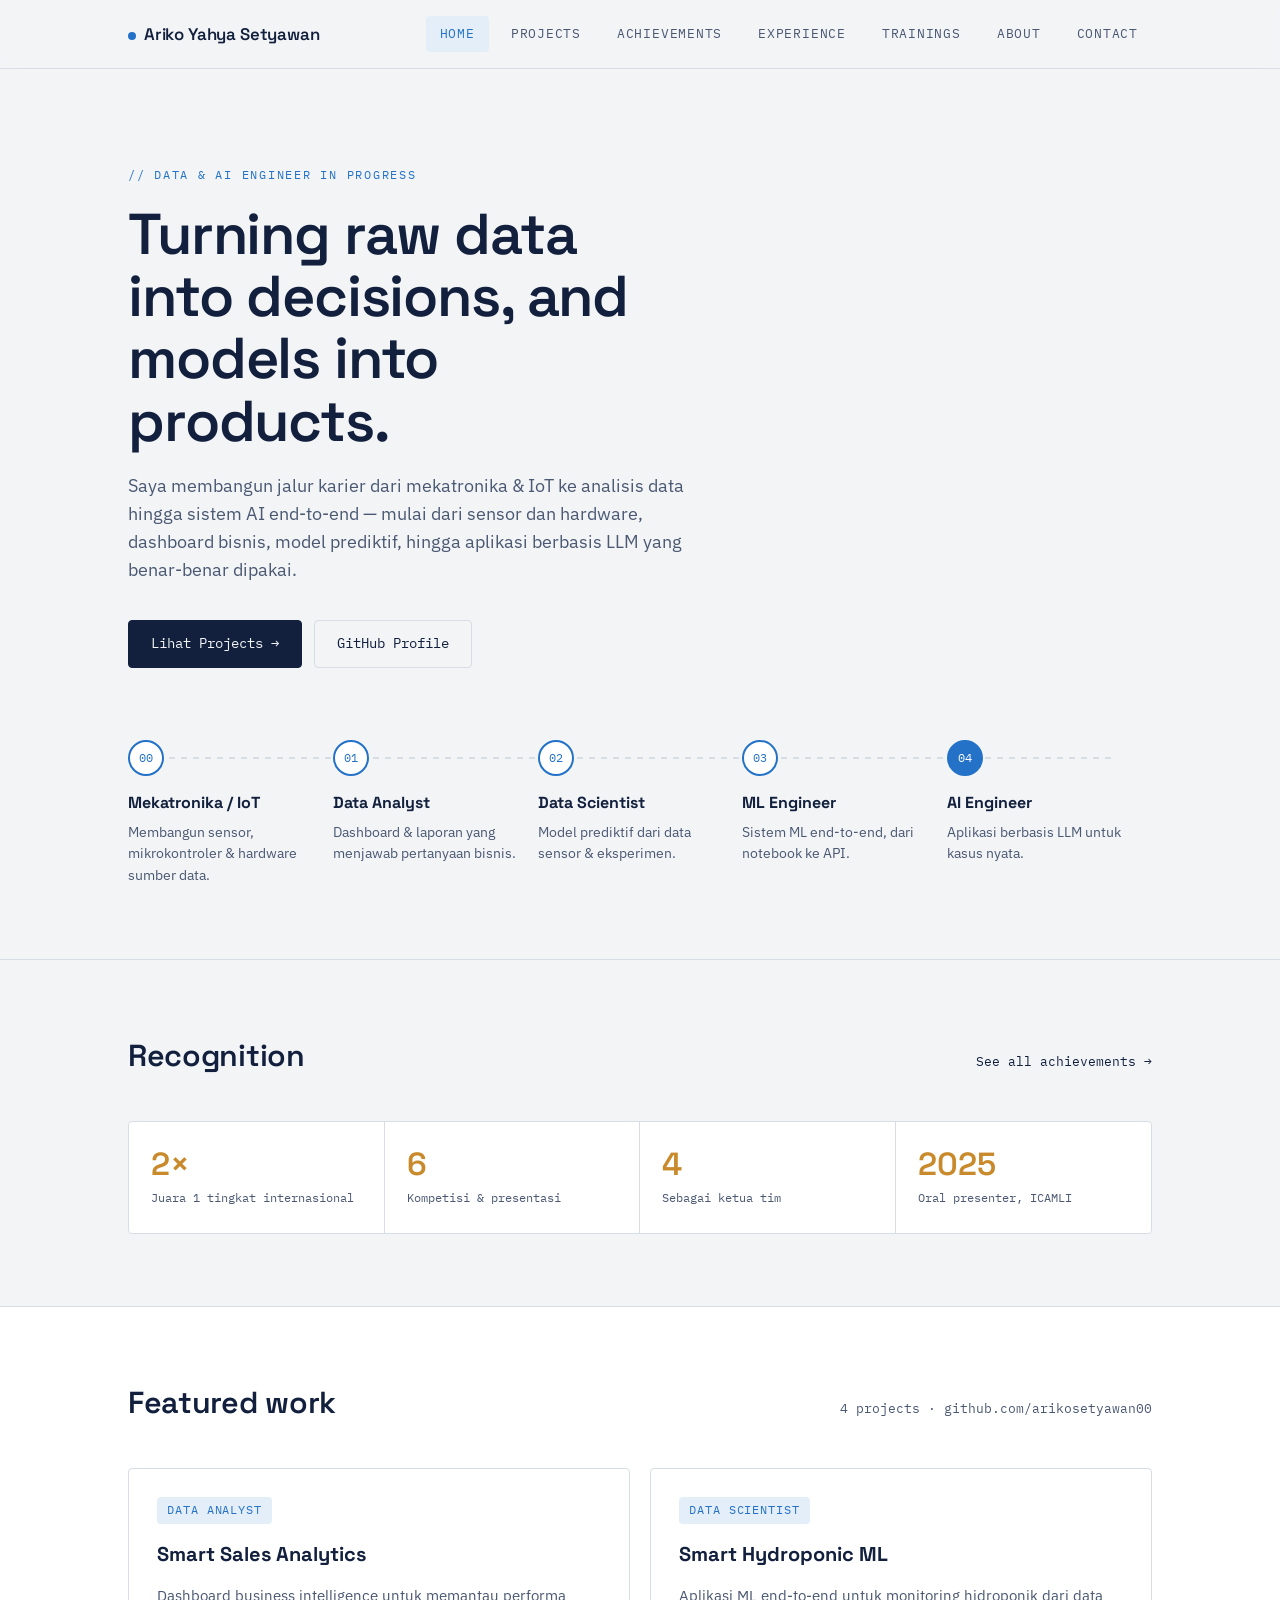
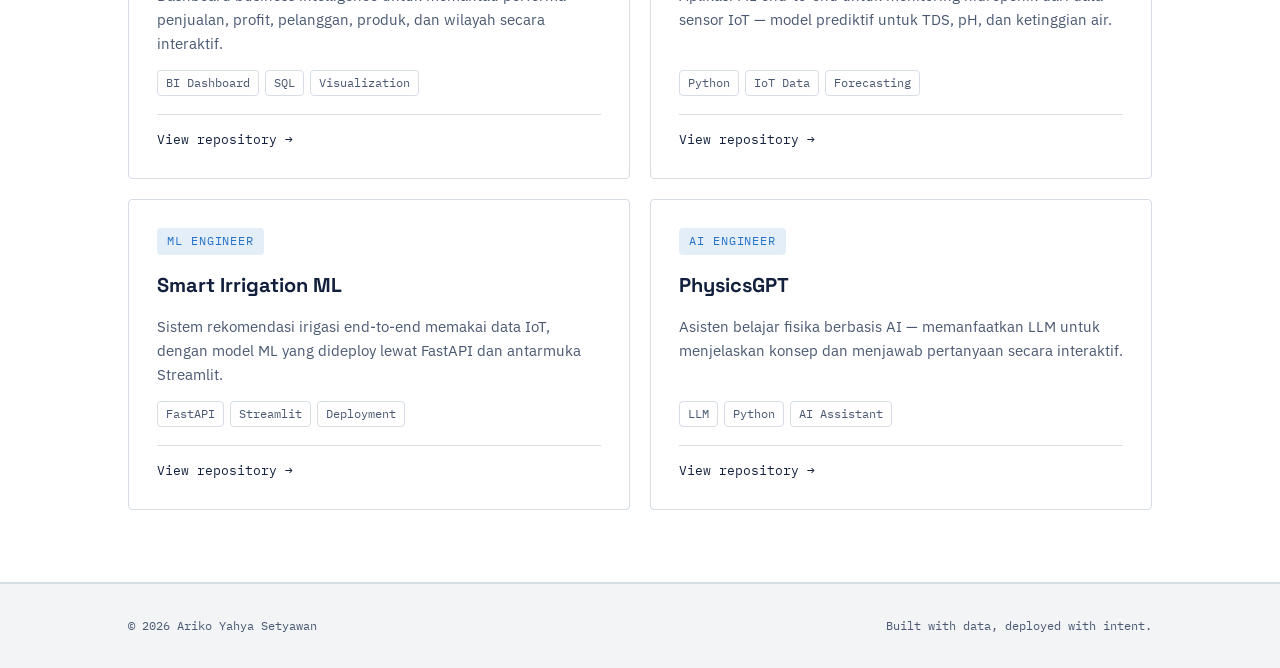
<file: index.html>
<!DOCTYPE html>
<html lang="id">
<head>
<meta charset="UTF-8">
<meta name="viewport" content="width=device-width, initial-scale=1.0">
<title>Ariko Yahya Setyawan — Data &amp; AI Portfolio</title>
<link rel="preconnect" href="https://fonts.googleapis.com">
<link href="https://fonts.googleapis.com/css2?family=Space+Grotesk:wght@500;600;700&family=IBM+Plex+Sans:wght@400;500;600&family=IBM+Plex+Mono:wght@400;500&display=swap" rel="stylesheet">
<link rel="stylesheet" href="css/style.css">
</head>
<body>

<nav class="site-nav">
  <div class="wrap">
    <a href="index.html" class="brand"><span class="dot"></span> Ariko Yahya Setyawan</a>
    <button class="nav-toggle" aria-label="Buka menu" aria-expanded="false">
      <span></span><span></span><span></span>
    </button>
    <div class="nav-links">
      <a href="index.html" class="active">Home</a>
      <a href="projects.html">Projects</a>
      <a href="achievements.html">Achievements</a>
      <a href="experience.html">Experience</a>
      <a href="trainings.html">Trainings</a>
      <a href="about.html">About</a>
      <a href="contact.html">Contact</a>
    </div>
  </div>
</nav>

<header class="hero">
  <div class="wrap">
    <p class="eyebrow">// data &amp; ai engineer in progress</p>
    <h1>Turning raw data into decisions, and models into products.</h1>
    <p class="lede">
      Saya membangun jalur karier dari mekatronika &amp; IoT ke analisis data hingga
      sistem AI end-to-end — mulai dari sensor dan hardware, dashboard bisnis, model
      prediktif, hingga aplikasi berbasis LLM yang benar-benar dipakai.
    </p>
    <div class="hero-cta">
      <a href="projects.html" class="btn btn-primary">Lihat Projects →</a>
      <a href="https://github.com/arikosetyawan00" target="_blank" rel="noopener" class="btn btn-ghost">GitHub Profile</a>
    </div>

    <div class="pipeline">
      <div class="pipeline-track">
        <div class="pipeline-node">
          <div class="marker">00</div>
          <h3>Mekatronika / IoT</h3>
          <p>Membangun sensor, mikrokontroler &amp; hardware sumber data.</p>
        </div>
        <div class="pipeline-node">
          <div class="marker">01</div>
          <h3>Data Analyst</h3>
          <p>Dashboard &amp; laporan yang menjawab pertanyaan bisnis.</p>
        </div>
        <div class="pipeline-node">
          <div class="marker">02</div>
          <h3>Data Scientist</h3>
          <p>Model prediktif dari data sensor &amp; eksperimen.</p>
        </div>
        <div class="pipeline-node">
          <div class="marker">03</div>
          <h3>ML Engineer</h3>
          <p>Sistem ML end-to-end, dari notebook ke API.</p>
        </div>
        <div class="pipeline-node">
          <div class="marker">04</div>
          <h3>AI Engineer</h3>
          <p>Aplikasi berbasis LLM untuk kasus nyata.</p>
        </div>
      </div>
    </div>
  </div>
</header>

<section>
  <div class="wrap">
    <div class="section-head">
      <h2>Recognition</h2>
      <a href="achievements.html" class="project-link" style="border-top:none; padding-top:0; margin-top:0;">See all achievements →</a>
    </div>
    <div class="stat-strip">
      <div class="stat-item">
        <div class="num">2×</div>
        <div class="label">Juara 1 tingkat internasional</div>
      </div>
      <div class="stat-item">
        <div class="num">6</div>
        <div class="label">Kompetisi &amp; presentasi</div>
      </div>
      <div class="stat-item">
        <div class="num">4</div>
        <div class="label">Sebagai ketua tim</div>
      </div>
      <div class="stat-item">
        <div class="num">2025</div>
        <div class="label">Oral presenter, ICAMLI</div>
      </div>
    </div>
  </div>
</section>

<section class="section-alt">
  <div class="wrap">
    <div class="section-head">
      <h2>Featured work</h2>
      <span class="count">4 projects · github.com/arikosetyawan00</span>
    </div>
    <div class="project-grid">

      <div class="project-card">
        <span class="project-tag">Data Analyst</span>
        <h3>Smart Sales Analytics</h3>
        <p>Dashboard business intelligence untuk memantau performa penjualan, profit, pelanggan, produk, dan wilayah secara interaktif.</p>
        <div class="project-stack"><span>BI Dashboard</span><span>SQL</span><span>Visualization</span></div>
        <a class="project-link" href="https://github.com/arikosetyawan00/Smart-Sales-Analytics" target="_blank" rel="noopener">View repository →</a>
      </div>

      <div class="project-card">
        <span class="project-tag">Data Scientist</span>
        <h3>Smart Hydroponic ML</h3>
        <p>Aplikasi ML end-to-end untuk monitoring hidroponik dari data sensor IoT — model prediktif untuk TDS, pH, dan ketinggian air.</p>
        <div class="project-stack"><span>Python</span><span>IoT Data</span><span>Forecasting</span></div>
        <a class="project-link" href="https://github.com/arikosetyawan00/Smart-Hydroponic-ML" target="_blank" rel="noopener">View repository →</a>
      </div>

      <div class="project-card">
        <span class="project-tag">ML Engineer</span>
        <h3>Smart Irrigation ML</h3>
        <p>Sistem rekomendasi irigasi end-to-end memakai data IoT, dengan model ML yang dideploy lewat FastAPI dan antarmuka Streamlit.</p>
        <div class="project-stack"><span>FastAPI</span><span>Streamlit</span><span>Deployment</span></div>
        <a class="project-link" href="https://github.com/arikosetyawan00/Smart-Irrigation-ML" target="_blank" rel="noopener">View repository →</a>
      </div>

      <div class="project-card">
        <span class="project-tag">AI Engineer</span>
        <h3>PhysicsGPT</h3>
        <p>Asisten belajar fisika berbasis AI — memanfaatkan LLM untuk menjelaskan konsep dan menjawab pertanyaan secara interaktif.</p>
        <div class="project-stack"><span>LLM</span><span>Python</span><span>AI Assistant</span></div>
        <a class="project-link" href="https://github.com/arikosetyawan00/PhysicsGPT" target="_blank" rel="noopener">View repository →</a>
      </div>

    </div>
  </div>
</section>

<footer>
  <div class="wrap">
    <span>© 2026 Ariko Yahya Setyawan</span>
    <span>Built with data, deployed with intent.</span>
  </div>
</footer>

<script src="js/nav.js"></script>
</body>
</html>
</file>
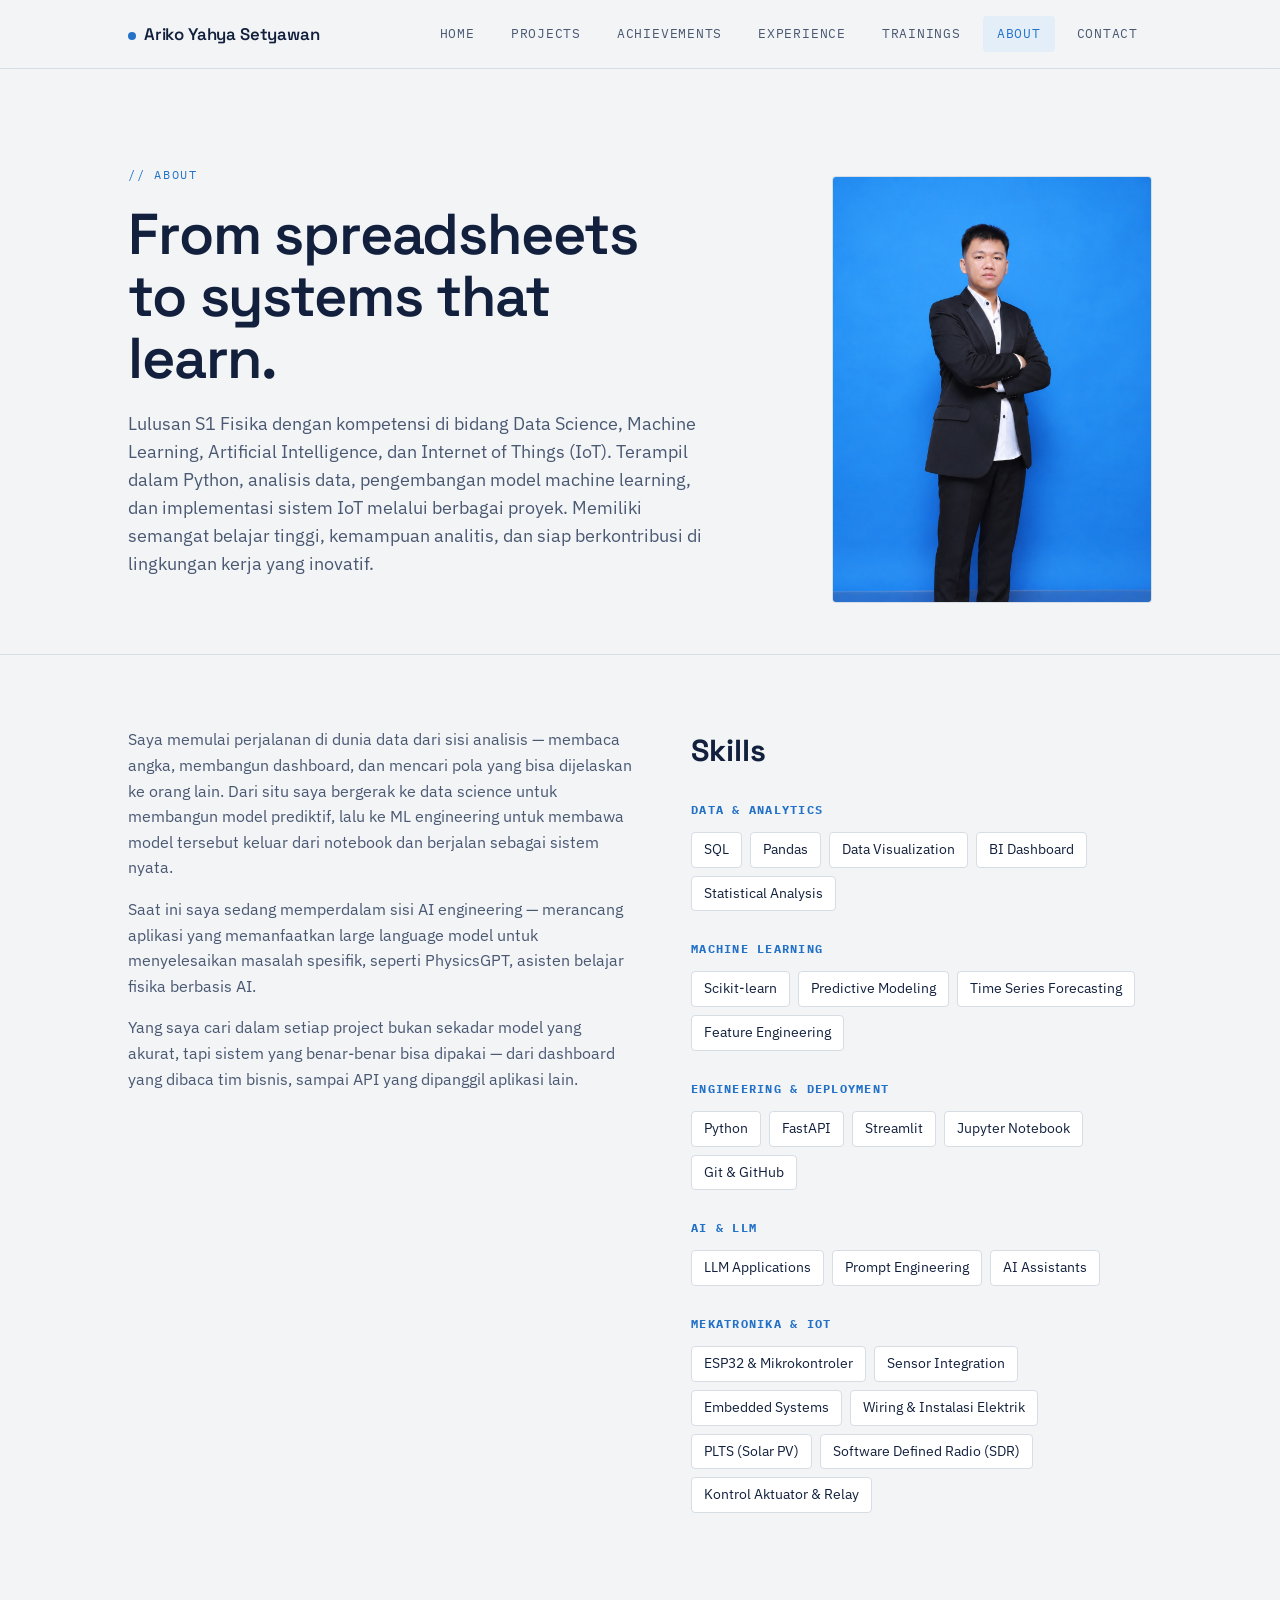
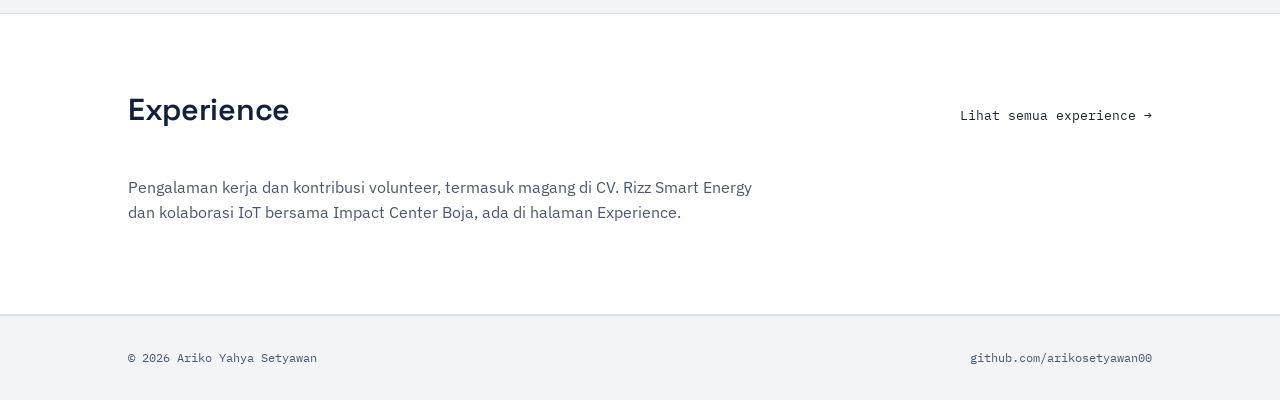
<file: about.html>
<!DOCTYPE html>
<html lang="id">
<head>
<meta charset="UTF-8">
<meta name="viewport" content="width=device-width, initial-scale=1.0">
<title>About — Ariko Yahya Setyawan</title>
<link rel="preconnect" href="https://fonts.googleapis.com">
<link href="https://fonts.googleapis.com/css2?family=Space+Grotesk:wght@500;600;700&family=IBM+Plex+Sans:wght@400;500;600&family=IBM+Plex+Mono:wght@400;500&display=swap" rel="stylesheet">
<link rel="stylesheet" href="css/style.css">
</head>
<body>

<nav class="site-nav">
  <div class="wrap">
    <a href="index.html" class="brand"><span class="dot"></span> Ariko Yahya Setyawan</a>
    <button class="nav-toggle" aria-label="Buka menu" aria-expanded="false">
      <span></span><span></span><span></span>
    </button>
    <div class="nav-links">
      <a href="index.html">Home</a>
      <a href="projects.html">Projects</a>
      <a href="achievements.html">Achievements</a>
      <a href="experience.html">Experience</a>
      <a href="trainings.html">Trainings</a>
      <a href="about.html" class="active">About</a>
      <a href="contact.html">Contact</a>
    </div>
  </div>
</nav>

<header class="hero" style="padding-bottom: 40px;">
  <div class="wrap about-hero-grid">
    <div class="hero-text">
      <p class="eyebrow">// about</p>
      <h1>From spreadsheets to systems that learn.</h1>
      <p class="lede">
        Lulusan S1 Fisika dengan kompetensi di bidang Data Science, Machine Learning,
        Artificial Intelligence, dan Internet of Things (IoT). Terampil dalam Python,
        analisis data, pengembangan model machine learning, dan implementasi sistem IoT
        melalui berbagai proyek. Memiliki semangat belajar tinggi, kemampuan analitis, dan
        siap berkontribusi di lingkungan kerja yang inovatif.
      </p>
    </div>
    <div class="profile-photo-frame">
      <img src="images/profile/ariko-yahya-setyawan.jpg" alt="Ariko Yahya Setyawan">
    </div>
  </div>
</header>

<section>
  <div class="wrap about-grid">
    <div>
      <p>
        Saya memulai perjalanan di dunia data dari sisi analisis — membaca angka,
        membangun dashboard, dan mencari pola yang bisa dijelaskan ke orang lain.
        Dari situ saya bergerak ke data science untuk membangun model prediktif,
        lalu ke ML engineering untuk membawa model tersebut keluar dari notebook
        dan berjalan sebagai sistem nyata.
      </p>
      <p>
        Saat ini saya sedang memperdalam sisi AI engineering — merancang aplikasi
        yang memanfaatkan large language model untuk menyelesaikan masalah
        spesifik, seperti PhysicsGPT, asisten belajar fisika berbasis AI.
      </p>
      <p>
        Yang saya cari dalam setiap project bukan sekadar model yang akurat,
        tapi sistem yang benar-benar bisa dipakai — dari dashboard yang dibaca
        tim bisnis, sampai API yang dipanggil aplikasi lain.
      </p>
    </div>

    <div>
      <h2>Skills</h2>

      <div class="skill-block">
        <h4>Data &amp; Analytics</h4>
        <div class="skill-list">
          <span>SQL</span><span>Pandas</span><span>Data Visualization</span><span>BI Dashboard</span><span>Statistical Analysis</span>
        </div>
      </div>

      <div class="skill-block">
        <h4>Machine Learning</h4>
        <div class="skill-list">
          <span>Scikit-learn</span><span>Predictive Modeling</span><span>Time Series Forecasting</span><span>Feature Engineering</span>
        </div>
      </div>

      <div class="skill-block">
        <h4>Engineering &amp; Deployment</h4>
        <div class="skill-list">
          <span>Python</span><span>FastAPI</span><span>Streamlit</span><span>Jupyter Notebook</span><span>Git &amp; GitHub</span>
        </div>
      </div>

      <div class="skill-block">
        <h4>AI &amp; LLM</h4>
        <div class="skill-list">
          <span>LLM Applications</span><span>Prompt Engineering</span><span>AI Assistants</span>
        </div>
      </div>

      <div class="skill-block">
        <h4>Mekatronika &amp; IoT</h4>
        <div class="skill-list">
          <span>ESP32 &amp; Mikrokontroler</span><span>Sensor Integration</span><span>Embedded Systems</span><span>Wiring &amp; Instalasi Elektrik</span><span>PLTS (Solar PV)</span><span>Software Defined Radio (SDR)</span><span>Kontrol Aktuator &amp; Relay</span>
        </div>
      </div>
    </div>
  </div>
</section>

<section class="section-alt">
  <div class="wrap">
    <div class="section-head">
      <h2>Experience</h2>
      <a href="experience.html" class="project-link" style="border-top:none; padding-top:0; margin-top:0;">Lihat semua experience →</a>
    </div>
    <p style="color: var(--ink-soft); max-width: 640px;">
      Pengalaman kerja dan kontribusi volunteer, termasuk magang di CV. Rizz Smart Energy
      dan kolaborasi IoT bersama Impact Center Boja, ada di halaman
      <a href="experience.html">Experience</a>.
    </p>
  </div>
</section>

<footer>
  <div class="wrap">
    <span>© 2026 Ariko Yahya Setyawan</span>
    <span><a href="https://github.com/arikosetyawan00" target="_blank" rel="noopener">github.com/arikosetyawan00</a></span>
  </div>
</footer>

<script src="js/achv.js"></script>
<script src="js/nav.js"></script>
</body>
</html>
</file>
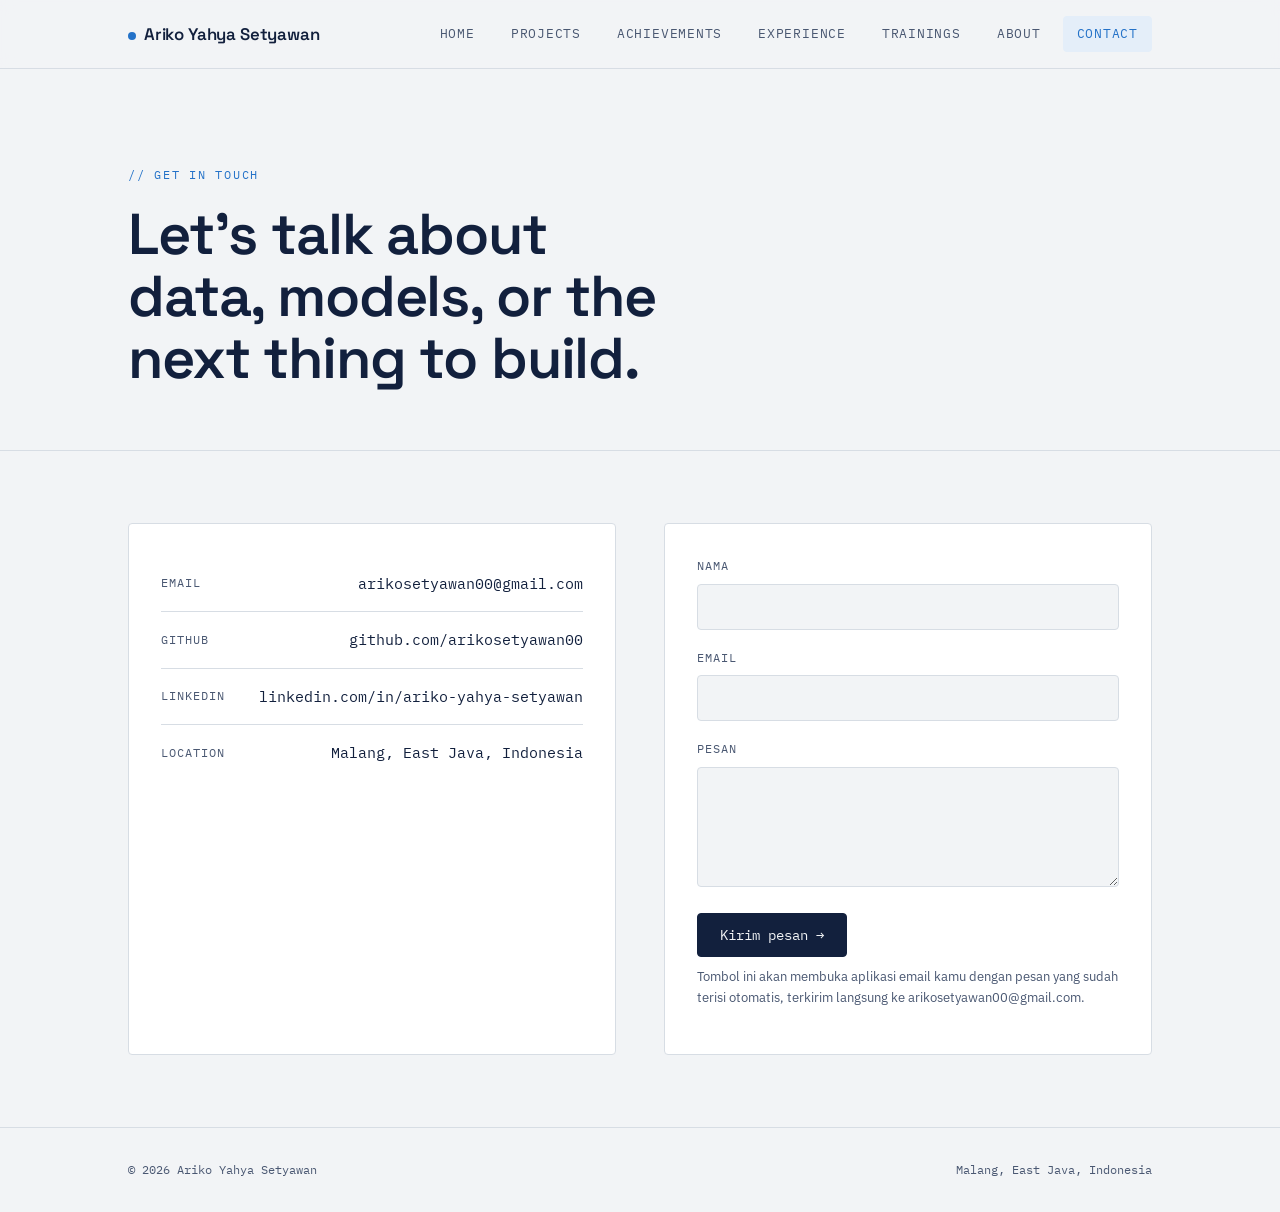
<file: contact.html>
<!DOCTYPE html>
<html lang="id">
<head>
<meta charset="UTF-8">
<meta name="viewport" content="width=device-width, initial-scale=1.0">
<title>Contact — Ariko Yahya Setyawan</title>
<link rel="preconnect" href="https://fonts.googleapis.com">
<link href="https://fonts.googleapis.com/css2?family=Space+Grotesk:wght@500;600;700&family=IBM+Plex+Sans:wght@400;500;600&family=IBM+Plex+Mono:wght@400;500&display=swap" rel="stylesheet">
<link rel="stylesheet" href="css/style.css">
</head>
<body>

<nav class="site-nav">
  <div class="wrap">
    <a href="index.html" class="brand"><span class="dot"></span> Ariko Yahya Setyawan</a>
    <button class="nav-toggle" aria-label="Buka menu" aria-expanded="false">
      <span></span><span></span><span></span>
    </button>
    <div class="nav-links">
      <a href="index.html">Home</a>
      <a href="projects.html">Projects</a>
      <a href="achievements.html">Achievements</a>
      <a href="experience.html">Experience</a>
      <a href="trainings.html">Trainings</a>
      <a href="about.html">About</a>
      <a href="contact.html" class="active">Contact</a>
    </div>
  </div>
</nav>

<header class="hero" style="padding-bottom: 40px;">
  <div class="wrap">
    <p class="eyebrow">// get in touch</p>
    <h1>Let's talk about data, models, or the next thing to build.</h1>
  </div>
</header>

<section>
  <div class="wrap contact-grid">

    <div class="contact-card">
      <div class="contact-row">
        <span class="label">Email</span>
        <a class="value" href="mailto:arikosetyawan00@gmail.com">arikosetyawan00@gmail.com</a>
      </div>
      <div class="contact-row">
        <span class="label">GitHub</span>
        <a class="value" href="https://github.com/arikosetyawan00" target="_blank" rel="noopener">github.com/arikosetyawan00</a>
      </div>
      <div class="contact-row">
        <span class="label">LinkedIn</span>
        <a class="value" href="https://www.linkedin.com/in/ariko-yahya-setyawan" target="_blank" rel="noopener">linkedin.com/in/ariko-yahya-setyawan</a>
      </div>
      <div class="contact-row">
        <span class="label">Location</span>
        <span class="value">Malang, East Java, Indonesia</span>
      </div>
    </div>

    <div class="contact-card">
      <form id="contact-form">
        <div class="field">
          <label for="name">Nama</label>
          <input type="text" id="name" name="name" required>
        </div>
        <div class="field">
          <label for="email">Email</label>
          <input type="email" id="email" name="email" required>
        </div>
        <div class="field">
          <label for="message">Pesan</label>
          <textarea id="message" name="message" required></textarea>
        </div>
        <button type="submit" class="btn btn-primary">Kirim pesan →</button>
        <p style="font-size:13px; color:var(--ink-soft); margin-top:10px;">
          Tombol ini akan membuka aplikasi email kamu dengan pesan yang sudah terisi otomatis, terkirim langsung ke arikosetyawan00@gmail.com.
        </p>
      </form>
    </div>

    <script>
      document.getElementById('contact-form').addEventListener('submit', function (e) {
        e.preventDefault();
        const name = encodeURIComponent(document.getElementById('name').value);
        const email = document.getElementById('email').value;
        const message = document.getElementById('message').value;
        const subject = encodeURIComponent('Pesan dari portofolio — ' + document.getElementById('name').value);
        const body = encodeURIComponent(message + '\n\n— ' + document.getElementById('name').value + ' (' + email + ')');
        window.location.href = 'mailto:arikosetyawan00@gmail.com?subject=' + subject + '&body=' + body;
      });
    </script>

  </div>
</section>

<footer>
  <div class="wrap">
    <span>© 2026 Ariko Yahya Setyawan</span>
    <span>Malang, East Java, Indonesia</span>
  </div>
</footer>

<script src="js/nav.js"></script>
</body>
</html>
</file>
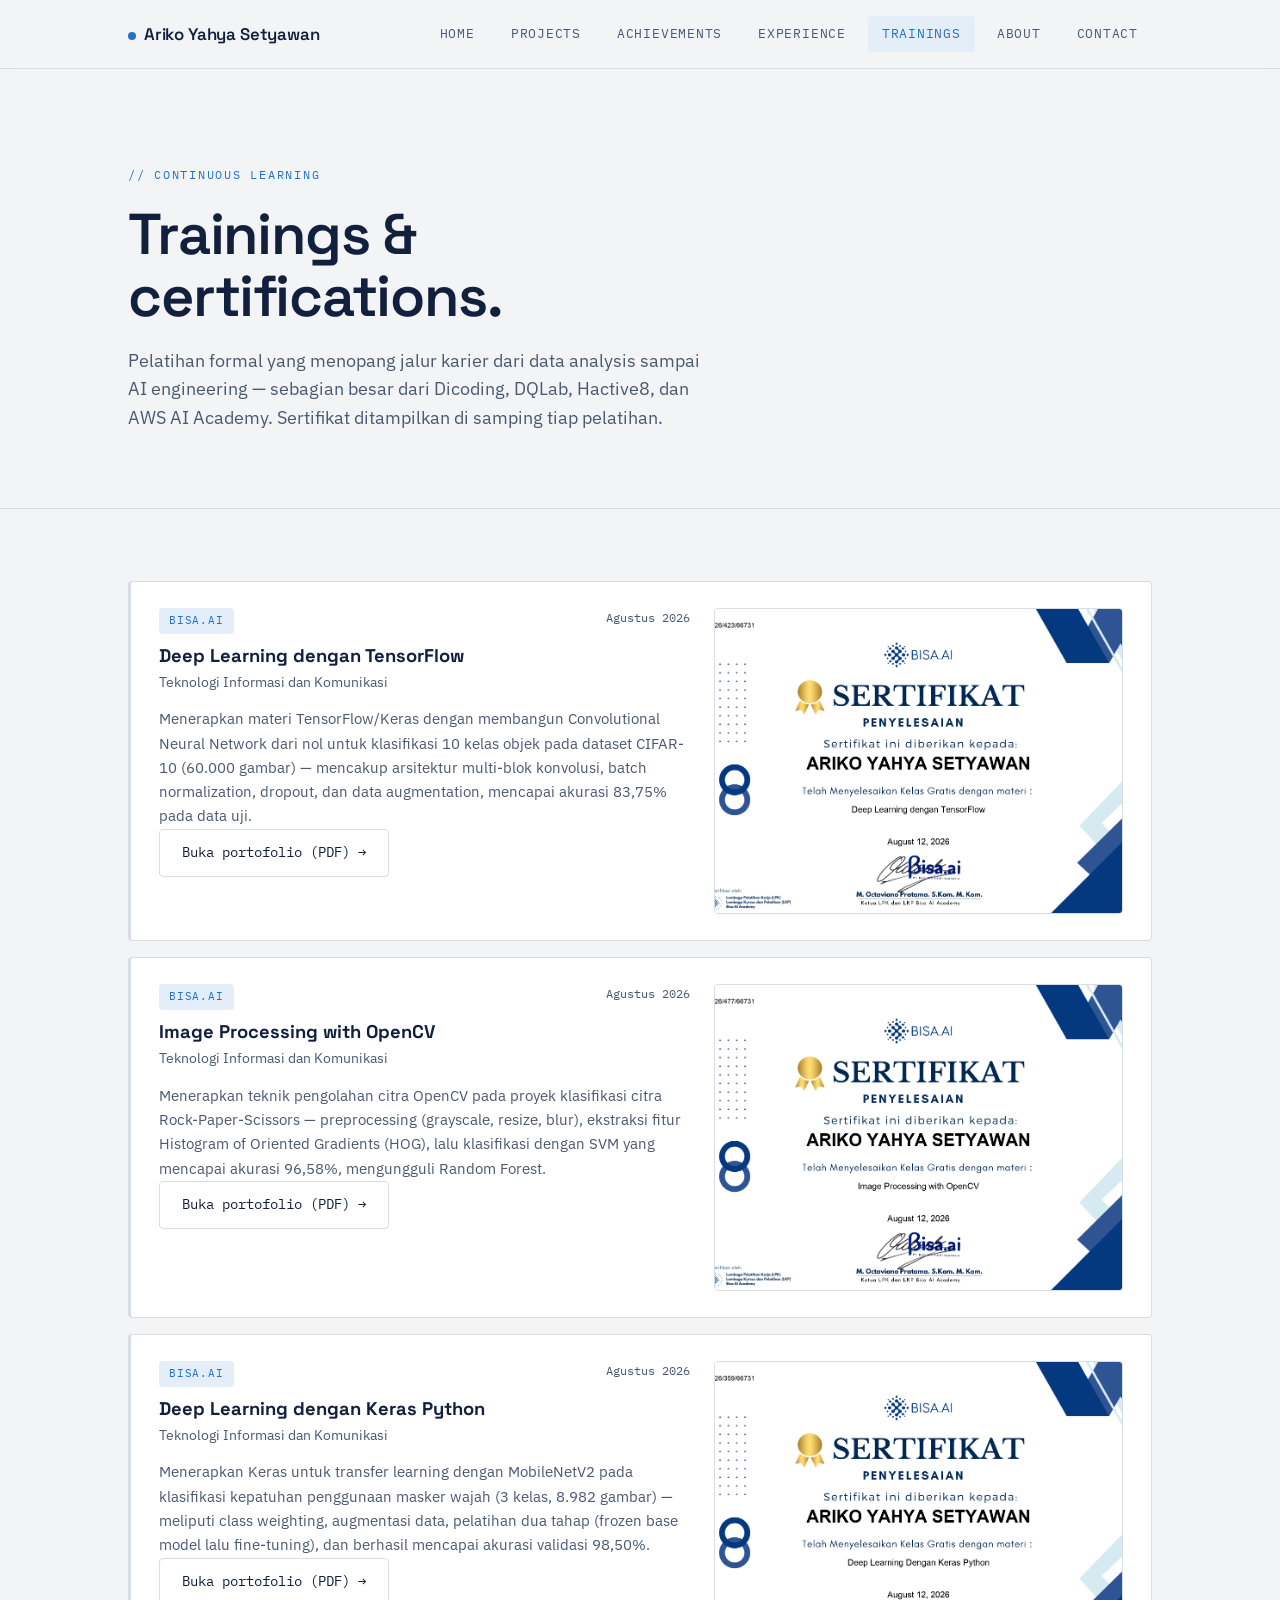
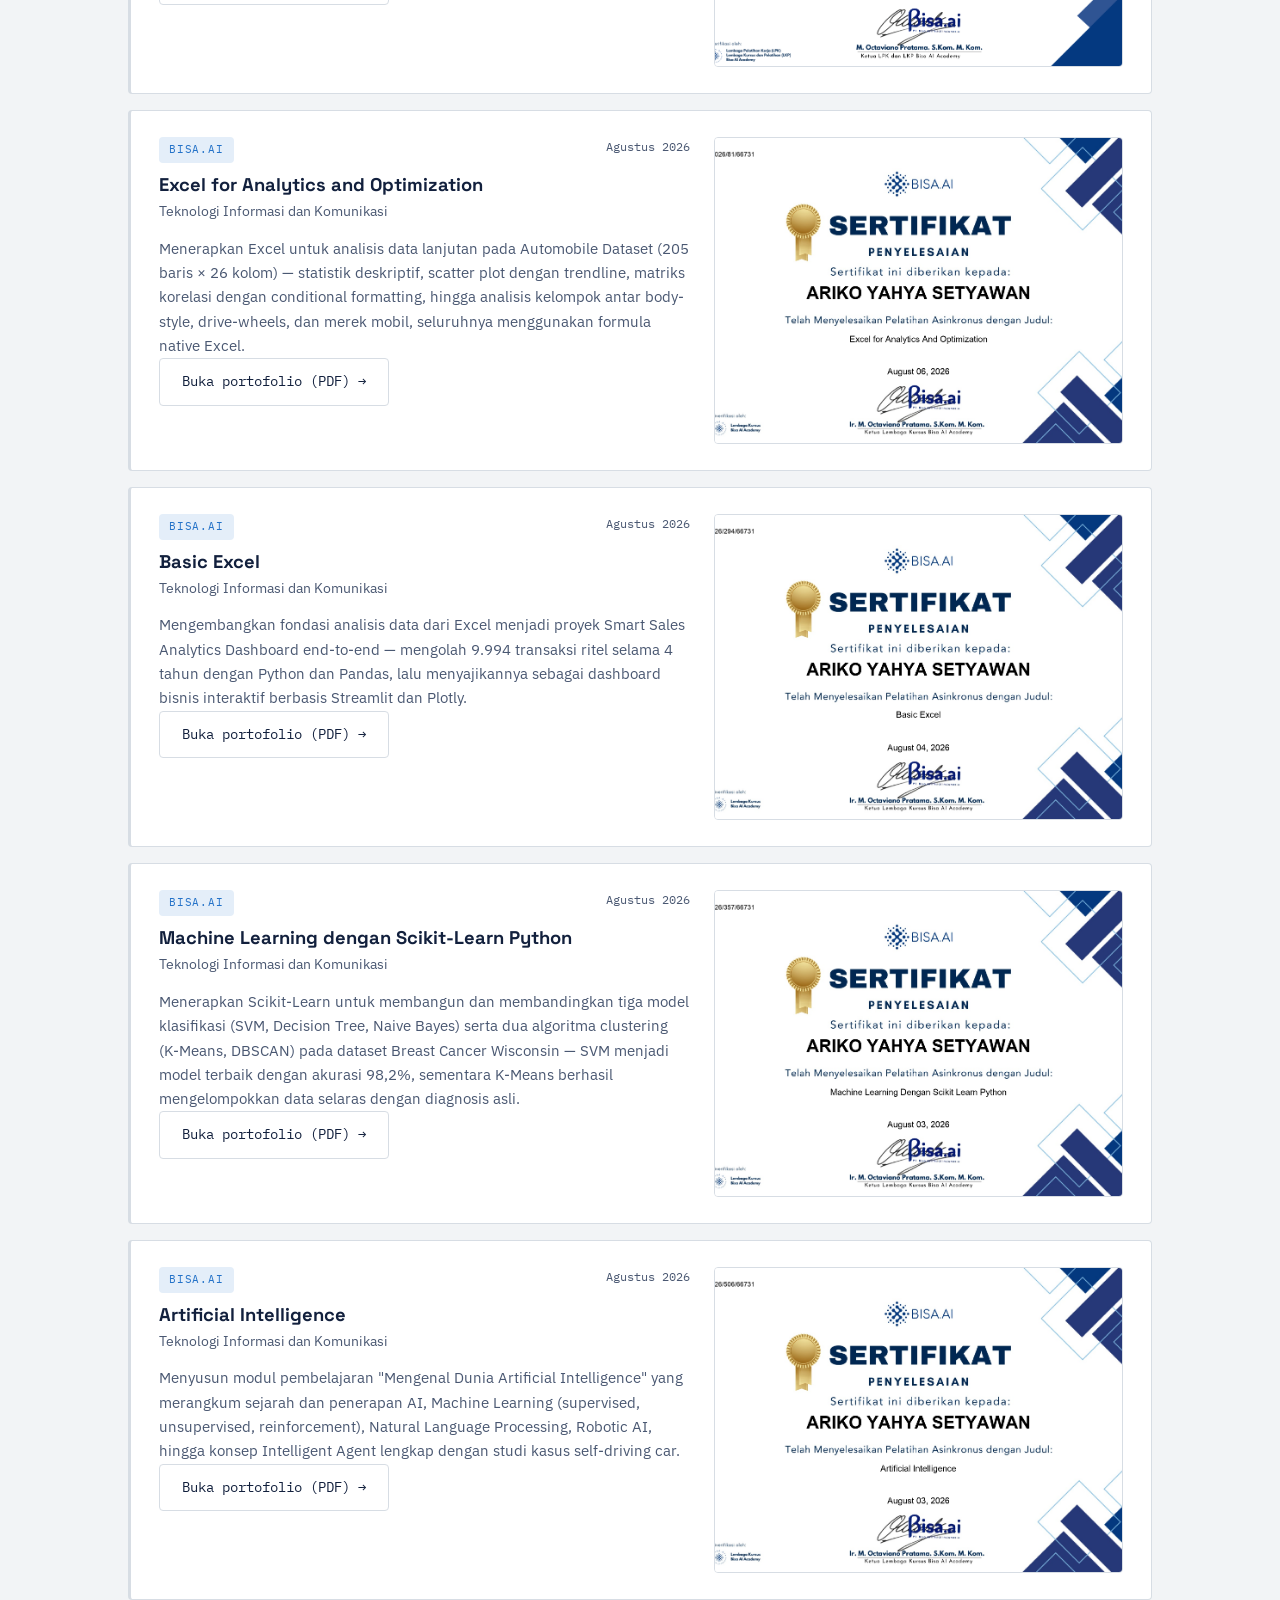
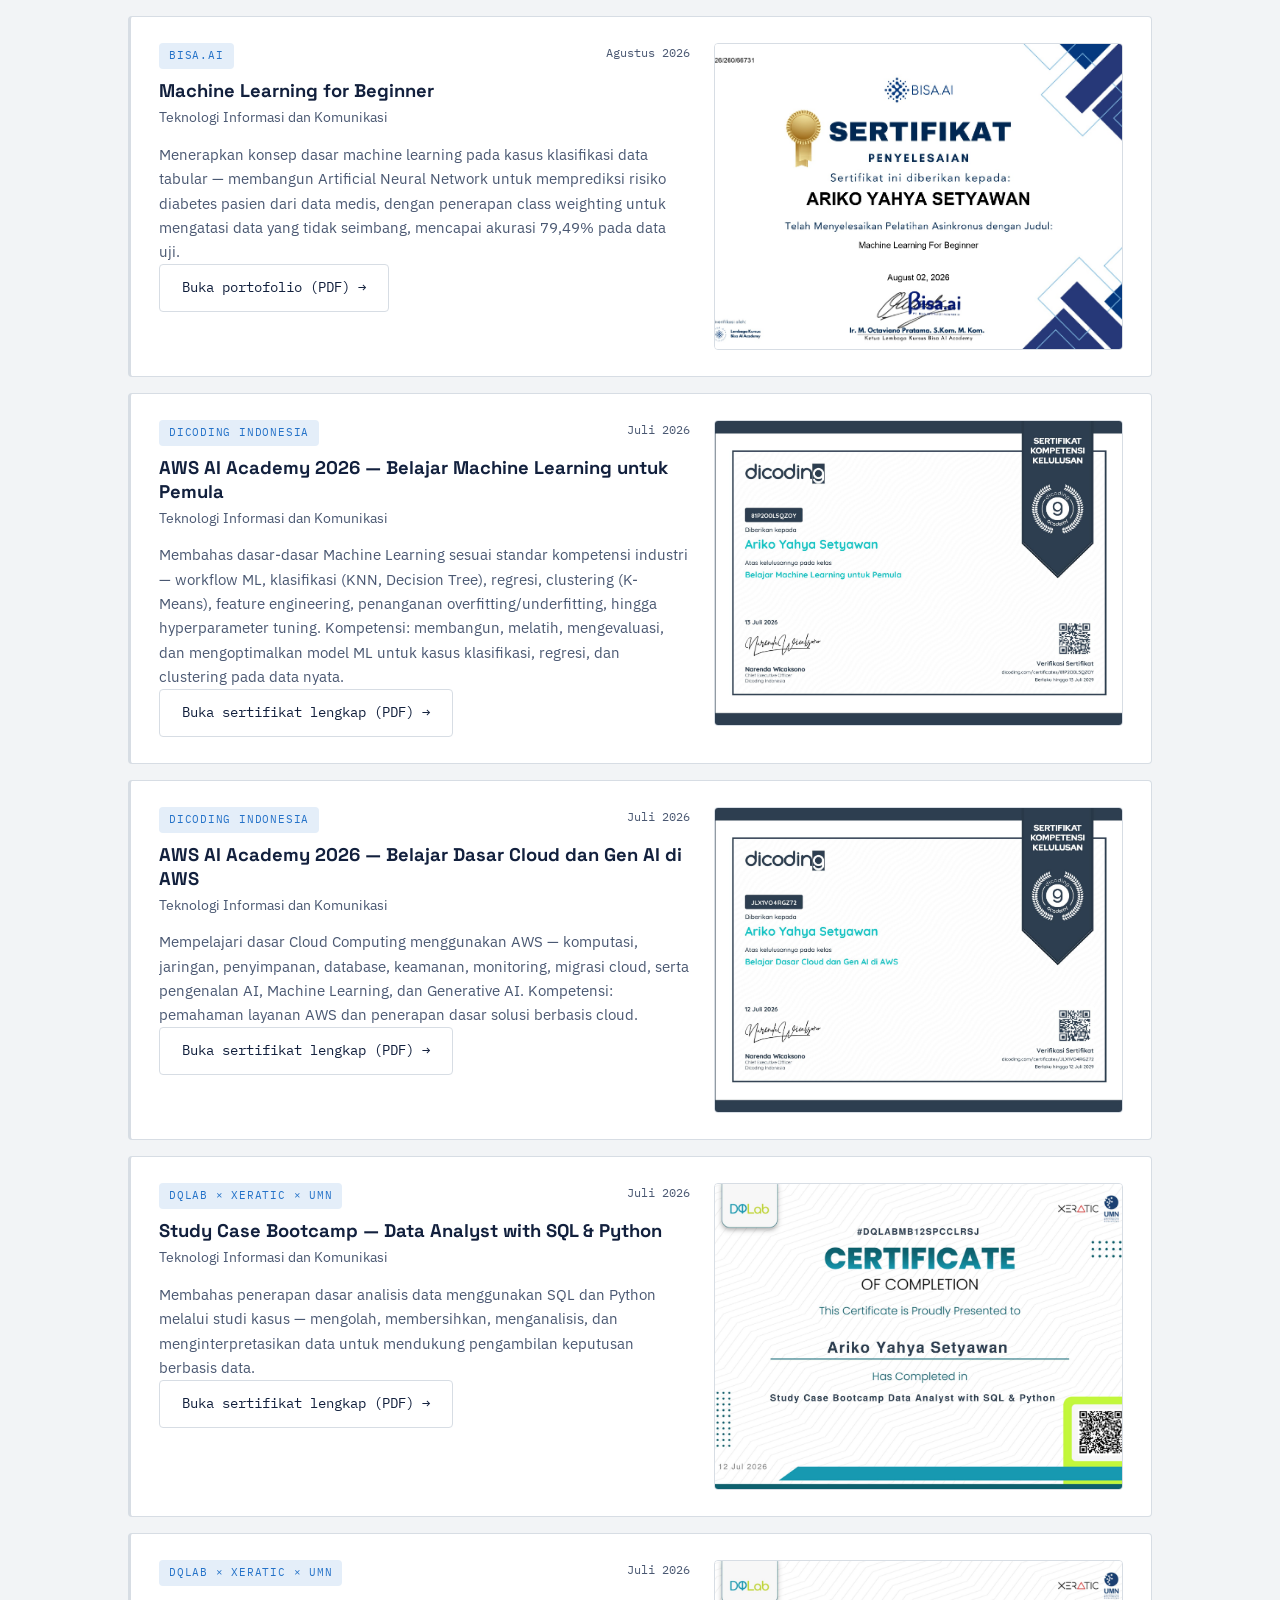
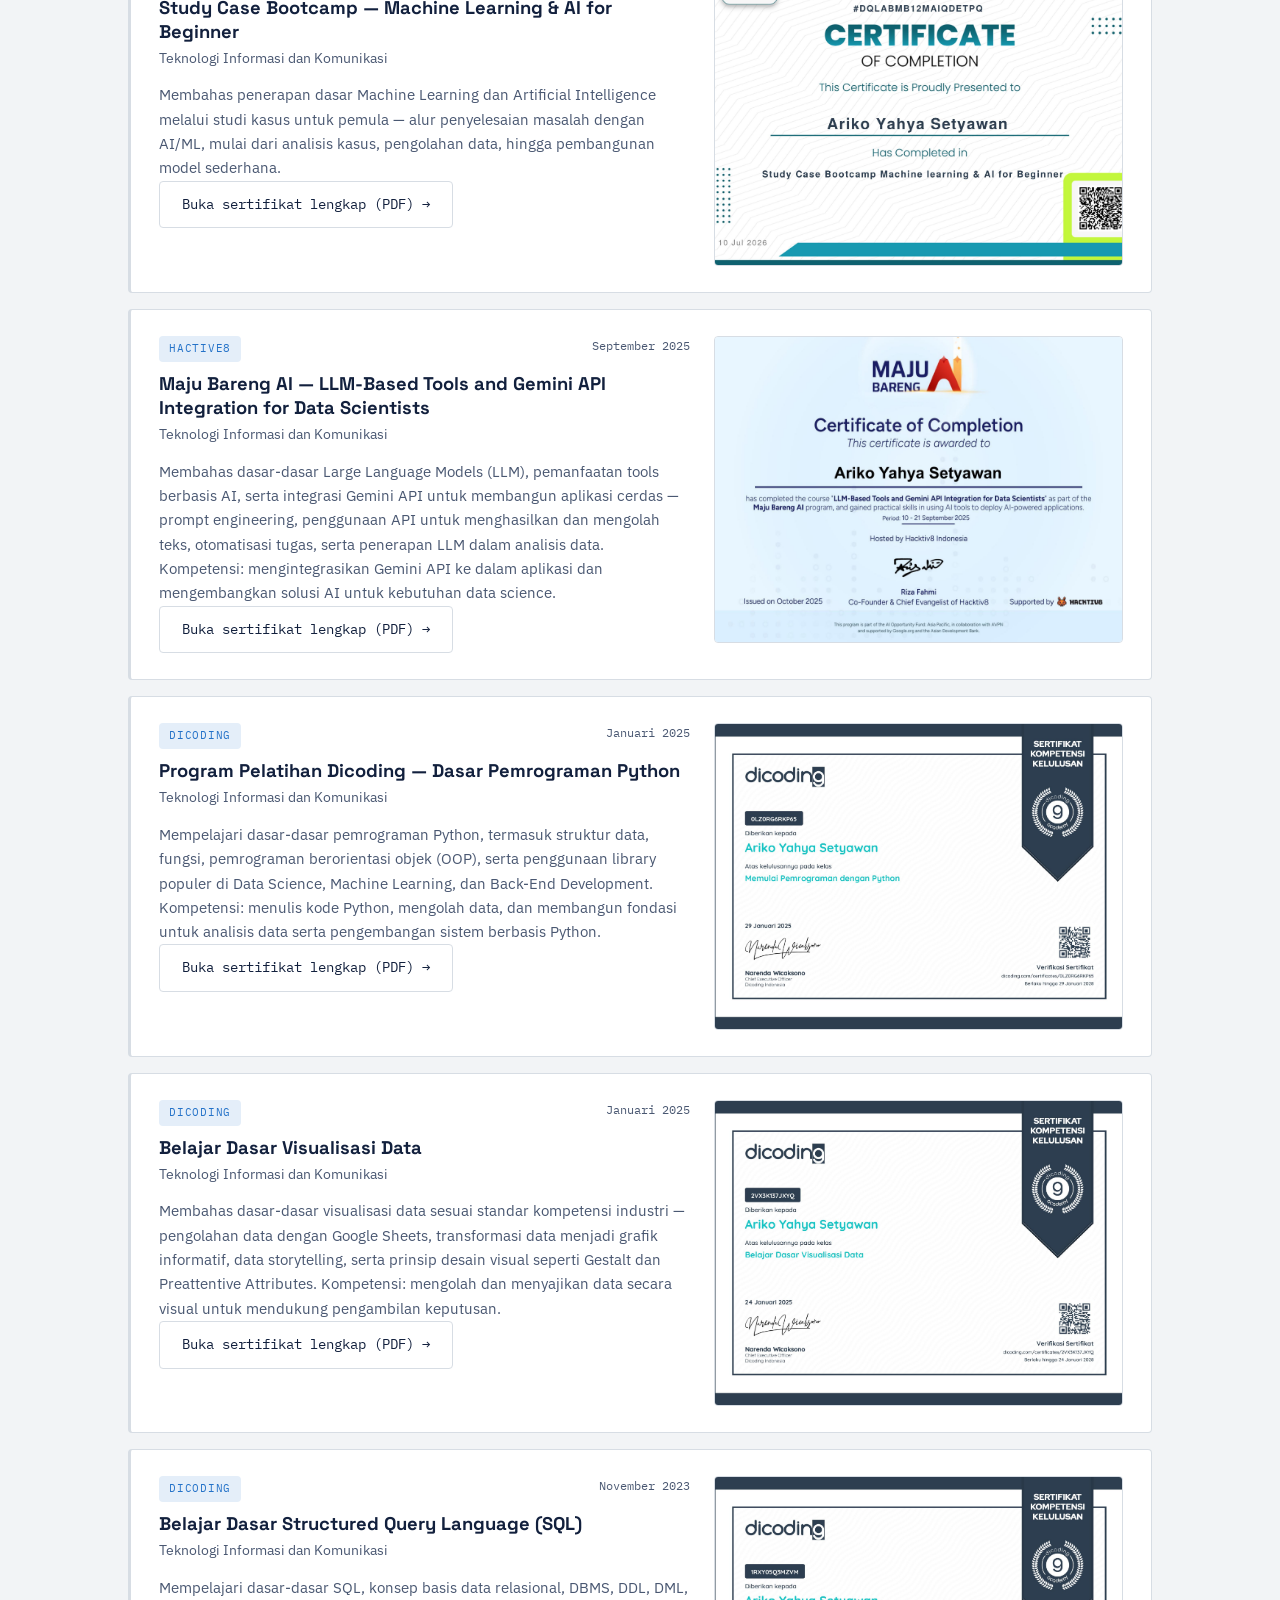
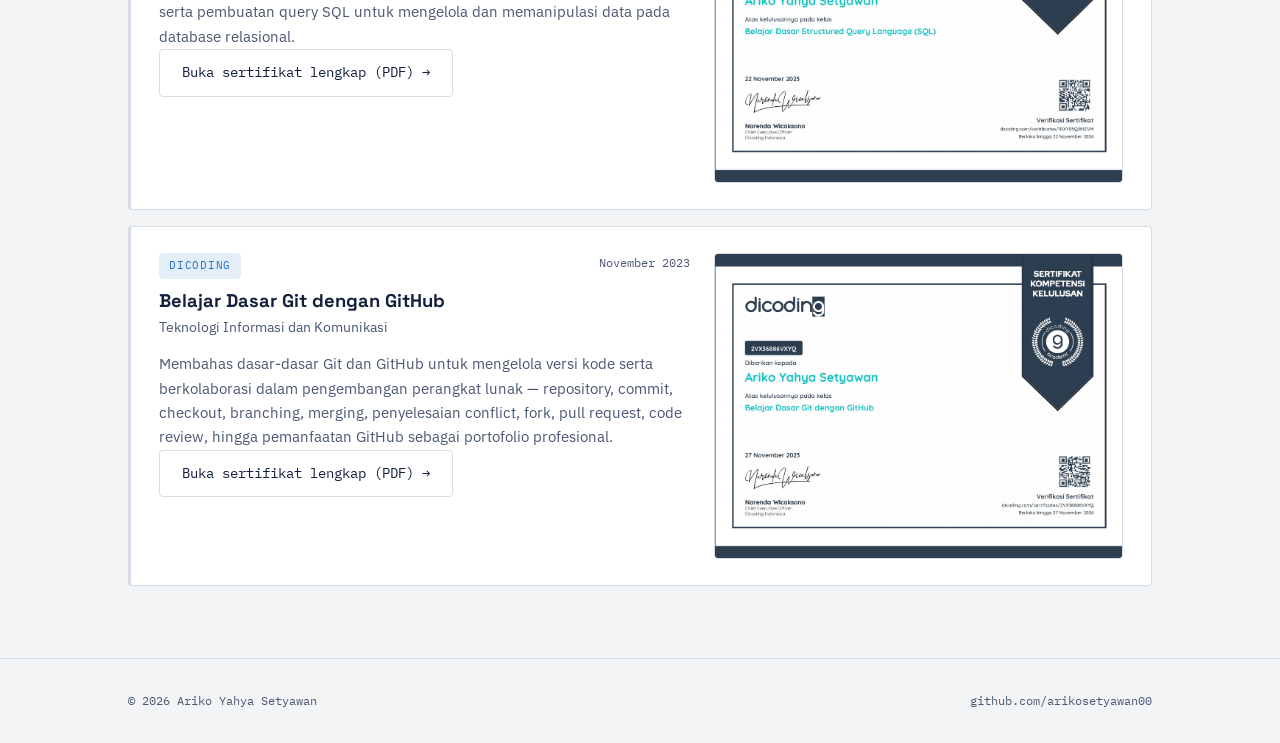
<file: trainings.html>
<!DOCTYPE html>
<html lang="id">
<head>
<meta charset="UTF-8">
<meta name="viewport" content="width=device-width, initial-scale=1.0">
<title>Trainings &amp; Certifications — Ariko Yahya Setyawan</title>
<link rel="preconnect" href="https://fonts.googleapis.com">
<link href="https://fonts.googleapis.com/css2?family=Space+Grotesk:wght@500;600;700&family=IBM+Plex+Sans:wght@400;500;600&family=IBM+Plex+Mono:wght@400;500&display=swap" rel="stylesheet">
<link rel="stylesheet" href="css/style.css">
</head>
<body>

<nav class="site-nav">
  <div class="wrap">
    <a href="index.html" class="brand"><span class="dot"></span> Ariko Yahya Setyawan</a>
    <button class="nav-toggle" aria-label="Buka menu" aria-expanded="false">
      <span></span><span></span><span></span>
    </button>
    <div class="nav-links">
      <a href="index.html">Home</a>
      <a href="projects.html">Projects</a>
      <a href="achievements.html">Achievements</a>
      <a href="experience.html">Experience</a>
      <a href="trainings.html" class="active">Trainings</a>
      <a href="about.html">About</a>
      <a href="contact.html">Contact</a>
    </div>
  </div>
</nav>

<header class="hero" style="padding-bottom: 40px;">
  <div class="wrap">
    <p class="eyebrow">// continuous learning</p>
    <h1>Trainings &amp; certifications.</h1>
    <p class="lede">
      Pelatihan formal yang menopang jalur karier dari data analysis sampai AI
      engineering — sebagian besar dari Dicoding, DQLab, Hactive8, dan AWS AI
      Academy. Sertifikat ditampilkan di samping tiap pelatihan.
    </p>
  </div>
</header>

<section>
  <div class="wrap">
    <div class="achv-list">
      <!-- BISA.AI - Deep Learning dengan TensorFlow -->
      <div class="achv-card">
        <div class="achv-body">
          <div class="achv-top">
            <div class="achv-badges">
              <span class="achv-badge">BISA.AI</span>
            </div>
            <span class="achv-date">Agustus 2026</span>
          </div>
          <h3>Deep Learning dengan TensorFlow</h3>
          <p class="achv-org">Teknologi Informasi dan Komunikasi</p>
          <p class="achv-desc">
            Menerapkan materi TensorFlow/Keras dengan membangun Convolutional
            Neural Network dari nol untuk klasifikasi 10 kelas objek pada dataset
            CIFAR-10 (60.000 gambar) — mencakup arsitektur multi-blok konvolusi,
            batch normalization, dropout, dan data augmentation, mencapai akurasi
            83,75% pada data uji.
          </p>
          <a class="btn btn-ghost" href="files/Portofolio_Klasifikasi_Gambar_CNN.pdf" target="_blank" rel="noopener">Buka portofolio (PDF) →</a>
        </div>
        <div class="achv-media single">
          <div class="photo-slot" data-label="images/trainings/bisaai-deep-learning-tensorflow-2026.png">
            <img src="images/trainings/bisaai-deep-learning-tensorflow-2026.png" alt="Sertifikat BISA.AI - Deep Learning dengan TensorFlow" onerror="handleImgError(this)">
          </div>
        </div>
      </div>

      <!-- BISA.AI - Image Processing with OpenCV -->
      <div class="achv-card">
        <div class="achv-body">
          <div class="achv-top">
            <div class="achv-badges">
              <span class="achv-badge">BISA.AI</span>
            </div>
            <span class="achv-date">Agustus 2026</span>
          </div>
          <h3>Image Processing with OpenCV</h3>
          <p class="achv-org">Teknologi Informasi dan Komunikasi</p>
          <p class="achv-desc">
            Menerapkan teknik pengolahan citra OpenCV pada proyek klasifikasi
            citra Rock-Paper-Scissors — preprocessing (grayscale, resize, blur),
            ekstraksi fitur Histogram of Oriented Gradients (HOG), lalu klasifikasi
            dengan SVM yang mencapai akurasi 96,58%, mengungguli Random Forest.
          </p>
          <a class="btn btn-ghost" href="files/Portofolio_Klasifikasi_Citra_Ariko_Yahya_Setyawan.pdf" target="_blank" rel="noopener">Buka portofolio (PDF) →</a>
        </div>
        <div class="achv-media single">
          <div class="photo-slot" data-label="images/trainings/bisaai-image-processing-opencv-2026.png">
            <img src="images/trainings/bisaai-image-processing-opencv-2026.png" alt="Sertifikat BISA.AI - Image Processing with OpenCV" onerror="handleImgError(this)">
          </div>
        </div>
      </div>

      <!-- BISA.AI - Deep Learning dengan Keras Python -->
      <div class="achv-card">
        <div class="achv-body">
          <div class="achv-top">
            <div class="achv-badges">
              <span class="achv-badge">BISA.AI</span>
            </div>
            <span class="achv-date">Agustus 2026</span>
          </div>
          <h3>Deep Learning dengan Keras Python</h3>
          <p class="achv-org">Teknologi Informasi dan Komunikasi</p>
          <p class="achv-desc">
            Menerapkan Keras untuk transfer learning dengan MobileNetV2 pada
            klasifikasi kepatuhan penggunaan masker wajah (3 kelas, 8.982 gambar)
            — meliputi class weighting, augmentasi data, pelatihan dua tahap
            (frozen base model lalu fine-tuning), dan berhasil mencapai akurasi
            validasi 98,50%.
          </p>
          <a class="btn btn-ghost" href="files/Portofolio_Klasifikasi_Masker_Ariko_Yahya_Setyawan.pdf" target="_blank" rel="noopener">Buka portofolio (PDF) →</a>
        </div>
        <div class="achv-media single">
          <div class="photo-slot" data-label="images/trainings/bisaai-deep-learning-keras-python-2026.png">
            <img src="images/trainings/bisaai-deep-learning-keras-python-2026.png" alt="Sertifikat BISA.AI - Deep Learning dengan Keras Python" onerror="handleImgError(this)">
          </div>
        </div>
      </div>

      <!-- BISA.AI - Excel for Analytics and Optimization -->
      <div class="achv-card">
        <div class="achv-body">
          <div class="achv-top">
            <div class="achv-badges">
              <span class="achv-badge">BISA.AI</span>
            </div>
            <span class="achv-date">Agustus 2026</span>
          </div>
          <h3>Excel for Analytics and Optimization</h3>
          <p class="achv-org">Teknologi Informasi dan Komunikasi</p>
          <p class="achv-desc">
            Menerapkan Excel untuk analisis data lanjutan pada Automobile Dataset
            (205 baris × 26 kolom) — statistik deskriptif, scatter plot dengan
            trendline, matriks korelasi dengan conditional formatting, hingga
            analisis kelompok antar body-style, drive-wheels, dan merek mobil,
            seluruhnya menggunakan formula native Excel.
          </p>
          <a class="btn btn-ghost" href="files/Portofolio_Analisis_Automobile_Data.pdf" target="_blank" rel="noopener">Buka portofolio (PDF) →</a>
        </div>
        <div class="achv-media single">
          <div class="photo-slot" data-label="images/trainings/bisaai-excel-analytics-optimization-2026.png">
            <img src="images/trainings/bisaai-excel-analytics-optimization-2026.png" alt="Sertifikat BISA.AI - Excel for Analytics and Optimization" onerror="handleImgError(this)">
          </div>
        </div>
      </div>

      <!-- BISA.AI - Basic Excel -->
      <div class="achv-card">
        <div class="achv-body">
          <div class="achv-top">
            <div class="achv-badges">
              <span class="achv-badge">BISA.AI</span>
            </div>
            <span class="achv-date">Agustus 2026</span>
          </div>
          <h3>Basic Excel</h3>
          <p class="achv-org">Teknologi Informasi dan Komunikasi</p>
          <p class="achv-desc">
            Mengembangkan fondasi analisis data dari Excel menjadi proyek Smart
            Sales Analytics Dashboard end-to-end — mengolah 9.994 transaksi ritel
            selama 4 tahun dengan Python dan Pandas, lalu menyajikannya sebagai
            dashboard bisnis interaktif berbasis Streamlit dan Plotly.
          </p>
          <a class="btn btn-ghost" href="files/Portofolio_Smart_Sales_Analytics_Dashboard_Landscape.pdf" target="_blank" rel="noopener">Buka portofolio (PDF) →</a>
        </div>
        <div class="achv-media single">
          <div class="photo-slot" data-label="images/trainings/bisaai-basic-excel-2026.png">
            <img src="images/trainings/bisaai-basic-excel-2026.png" alt="Sertifikat BISA.AI - Basic Excel" onerror="handleImgError(this)">
          </div>
        </div>
      </div>

      <!-- BISA.AI - Machine Learning dengan Scikit-Learn Python -->
      <div class="achv-card">
        <div class="achv-body">
          <div class="achv-top">
            <div class="achv-badges">
              <span class="achv-badge">BISA.AI</span>
            </div>
            <span class="achv-date">Agustus 2026</span>
          </div>
          <h3>Machine Learning dengan Scikit-Learn Python</h3>
          <p class="achv-org">Teknologi Informasi dan Komunikasi</p>
          <p class="achv-desc">
            Menerapkan Scikit-Learn untuk membangun dan membandingkan tiga model
            klasifikasi (SVM, Decision Tree, Naive Bayes) serta dua algoritma
            clustering (K-Means, DBSCAN) pada dataset Breast Cancer Wisconsin —
            SVM menjadi model terbaik dengan akurasi 98,2%, sementara K-Means
            berhasil mengelompokkan data selaras dengan diagnosis asli.
          </p>
          <a class="btn btn-ghost" href="files/Laporan_Klasifikasi_Clustering.pdf" target="_blank" rel="noopener">Buka portofolio (PDF) →</a>
        </div>
        <div class="achv-media single">
          <div class="photo-slot" data-label="images/trainings/bisaai-ml-scikit-learn-python-2026.png">
            <img src="images/trainings/bisaai-ml-scikit-learn-python-2026.png" alt="Sertifikat BISA.AI - Machine Learning dengan Scikit-Learn Python" onerror="handleImgError(this)">
          </div>
        </div>
      </div>

      <!-- BISA.AI - Artificial Intelligence -->
      <div class="achv-card">
        <div class="achv-body">
          <div class="achv-top">
            <div class="achv-badges">
              <span class="achv-badge">BISA.AI</span>
            </div>
            <span class="achv-date">Agustus 2026</span>
          </div>
          <h3>Artificial Intelligence</h3>
          <p class="achv-org">Teknologi Informasi dan Komunikasi</p>
          <p class="achv-desc">
            Menyusun modul pembelajaran "Mengenal Dunia Artificial Intelligence"
            yang merangkum sejarah dan penerapan AI, Machine Learning (supervised,
            unsupervised, reinforcement), Natural Language Processing, Robotic AI,
            hingga konsep Intelligent Agent lengkap dengan studi kasus self-driving
            car.
          </p>
          <a class="btn btn-ghost" href="files/Materi_Artificial_Intelligence_Ariko_Landscape.pdf" target="_blank" rel="noopener">Buka portofolio (PDF) →</a>
        </div>
        <div class="achv-media single">
          <div class="photo-slot" data-label="images/trainings/bisaai-artificial-intelligence-2026.png">
            <img src="images/trainings/bisaai-artificial-intelligence-2026.png" alt="Sertifikat BISA.AI - Artificial Intelligence" onerror="handleImgError(this)">
          </div>
        </div>
      </div>

      <!-- BISA.AI - Machine Learning for Beginner -->
      <div class="achv-card">
        <div class="achv-body">
          <div class="achv-top">
            <div class="achv-badges">
              <span class="achv-badge">BISA.AI</span>
            </div>
            <span class="achv-date">Agustus 2026</span>
          </div>
          <h3>Machine Learning for Beginner</h3>
          <p class="achv-org">Teknologi Informasi dan Komunikasi</p>
          <p class="achv-desc">
            Menerapkan konsep dasar machine learning pada kasus klasifikasi data
            tabular — membangun Artificial Neural Network untuk memprediksi risiko
            diabetes pasien dari data medis, dengan penerapan class weighting
            untuk mengatasi data yang tidak seimbang, mencapai akurasi 79,49%
            pada data uji.
          </p>
          <a class="btn btn-ghost" href="files/Portofolio_Klasifikasi_Deep_Learning.pdf" target="_blank" rel="noopener">Buka portofolio (PDF) →</a>
        </div>
        <div class="achv-media single">
          <div class="photo-slot" data-label="images/trainings/bisaai-ml-for-beginner-2026.png">
            <img src="images/trainings/bisaai-ml-for-beginner-2026.png" alt="Sertifikat BISA.AI - Machine Learning for Beginner" onerror="handleImgError(this)">
          </div>
        </div>
      </div>

      <!-- AWS AI Academy - ML -->
      <div class="achv-card">
        <div class="achv-body">
          <div class="achv-top">
            <div class="achv-badges">
              <span class="achv-badge">Dicoding Indonesia</span>
            </div>
            <span class="achv-date">Juli 2026</span>
          </div>
          <h3>AWS AI Academy 2026 — Belajar Machine Learning untuk Pemula</h3>
          <p class="achv-org">Teknologi Informasi dan Komunikasi</p>
          <p class="achv-desc">
            Membahas dasar-dasar Machine Learning sesuai standar kompetensi industri —
            workflow ML, klasifikasi (KNN, Decision Tree), regresi, clustering (K-Means),
            feature engineering, penanganan overfitting/underfitting, hingga hyperparameter
            tuning. Kompetensi: membangun, melatih, mengevaluasi, dan mengoptimalkan model
            ML untuk kasus klasifikasi, regresi, dan clustering pada data nyata.
          </p>
          <a class="btn btn-ghost" href="files/Sertifikat%20Dicoding%20-%20Belajar%20Machine%20Learning%20untuk%20Pemula.pdf" target="_blank" rel="noopener">Buka sertifikat lengkap (PDF) →</a>
        </div>
        <div class="achv-media single">
          <div class="photo-slot" data-label="images/trainings/aws-ml-pemula-2026.jpg">
            <img src="images/trainings/aws-ml-pemula-2026.jpg" alt="Sertifikat AWS AI Academy - Belajar Machine Learning untuk Pemula" onerror="handleImgError(this)">
          </div>
        </div>
      </div>

      <!-- AWS AI Academy - Cloud & GenAI -->
      <div class="achv-card">
        <div class="achv-body">
          <div class="achv-top">
            <div class="achv-badges">
              <span class="achv-badge">Dicoding Indonesia</span>
            </div>
            <span class="achv-date">Juli 2026</span>
          </div>
          <h3>AWS AI Academy 2026 — Belajar Dasar Cloud dan Gen AI di AWS</h3>
          <p class="achv-org">Teknologi Informasi dan Komunikasi</p>
          <p class="achv-desc">
            Mempelajari dasar Cloud Computing menggunakan AWS — komputasi, jaringan,
            penyimpanan, database, keamanan, monitoring, migrasi cloud, serta pengenalan
            AI, Machine Learning, dan Generative AI. Kompetensi: pemahaman layanan AWS
            dan penerapan dasar solusi berbasis cloud.
          </p>
          <a class="btn btn-ghost" href="files/Sertifikat%20Dicoding%20-%20Belajar%20Dasar%20Cloud%20dan%20Gen%20AI%20di%20AWS.pdf" target="_blank" rel="noopener">Buka sertifikat lengkap (PDF) →</a>
        </div>
        <div class="achv-media single">
          <div class="photo-slot" data-label="images/trainings/aws-cloud-genai-2026.jpg">
            <img src="images/trainings/aws-cloud-genai-2026.jpg" alt="Sertifikat AWS AI Academy - Cloud dan Gen AI" onerror="handleImgError(this)">
          </div>
        </div>
      </div>

      <!-- Bootcamp Data Analyst -->
      <div class="achv-card">
        <div class="achv-body">
          <div class="achv-top">
            <div class="achv-badges">
              <span class="achv-badge">DQLab × Xeratic × UMN</span>
            </div>
            <span class="achv-date">Juli 2026</span>
          </div>
          <h3>Study Case Bootcamp — Data Analyst with SQL &amp; Python</h3>
          <p class="achv-org">Teknologi Informasi dan Komunikasi</p>
          <p class="achv-desc">
            Membahas penerapan dasar analisis data menggunakan SQL dan Python melalui
            studi kasus — mengolah, membersihkan, menganalisis, dan menginterpretasikan
            data untuk mendukung pengambilan keputusan berbasis data.
          </p>
          <a class="btn btn-ghost" href="files/Sertifikat%20DQLab%20-%20Bootcamp%20Data%20Analyst%20with%20SQL%20and%20Python.pdf" target="_blank" rel="noopener">Buka sertifikat lengkap (PDF) →</a>
        </div>
        <div class="achv-media single">
          <div class="photo-slot" data-label="images/trainings/bootcamp-da-sql-python-2026.jpg">
            <img src="images/trainings/bootcamp-da-sql-python-2026.jpg" alt="Sertifikat Bootcamp Data Analyst with SQL and Python" onerror="handleImgError(this)">
          </div>
        </div>
      </div>

      <!-- Bootcamp ML & AI -->
      <div class="achv-card">
        <div class="achv-body">
          <div class="achv-top">
            <div class="achv-badges">
              <span class="achv-badge">DQLab × Xeratic × UMN</span>
            </div>
            <span class="achv-date">Juli 2026</span>
          </div>
          <h3>Study Case Bootcamp — Machine Learning &amp; AI for Beginner</h3>
          <p class="achv-org">Teknologi Informasi dan Komunikasi</p>
          <p class="achv-desc">
            Membahas penerapan dasar Machine Learning dan Artificial Intelligence melalui
            studi kasus untuk pemula — alur penyelesaian masalah dengan AI/ML, mulai dari
            analisis kasus, pengolahan data, hingga pembangunan model sederhana.
          </p>
          <a class="btn btn-ghost" href="files/Sertifikat%20DQLab%20-%20Bootcamp%20Machine%20Learning%20and%20AI%20for%20Beginner.pdf" target="_blank" rel="noopener">Buka sertifikat lengkap (PDF) →</a>
        </div>
        <div class="achv-media single">
          <div class="photo-slot" data-label="images/trainings/bootcamp-ml-ai-2026.jpg">
            <img src="images/trainings/bootcamp-ml-ai-2026.jpg" alt="Sertifikat Bootcamp Machine Learning and AI for Beginner" onerror="handleImgError(this)">
          </div>
        </div>
      </div>

      <!-- Maju Bareng AI -->
      <div class="achv-card">
        <div class="achv-body">
          <div class="achv-top">
            <div class="achv-badges">
              <span class="achv-badge">Hactive8</span>
            </div>
            <span class="achv-date">September 2025</span>
          </div>
          <h3>Maju Bareng AI — LLM-Based Tools and Gemini API Integration for Data Scientists</h3>
          <p class="achv-org">Teknologi Informasi dan Komunikasi</p>
          <p class="achv-desc">
            Membahas dasar-dasar Large Language Models (LLM), pemanfaatan tools berbasis
            AI, serta integrasi Gemini API untuk membangun aplikasi cerdas — prompt
            engineering, penggunaan API untuk menghasilkan dan mengolah teks, otomatisasi
            tugas, serta penerapan LLM dalam analisis data. Kompetensi: mengintegrasikan
            Gemini API ke dalam aplikasi dan mengembangkan solusi AI untuk kebutuhan
            data science.
          </p>
          <a class="btn btn-ghost" href="files/Sertifikat%20Hactiv8%20-%20Maju%20Bareng%20AI%20(LLM%20Gemini%20API).pdf" target="_blank" rel="noopener">Buka sertifikat lengkap (PDF) →</a>
        </div>
        <div class="achv-media single">
          <div class="photo-slot" data-label="images/trainings/maju-bareng-ai-gemini-2025.jpg">
            <img src="images/trainings/maju-bareng-ai-gemini-2025.jpg" alt="Sertifikat Maju Bareng AI - Gemini API Integration" onerror="handleImgError(this)">
          </div>
        </div>
      </div>

      <!-- Program Pelatihan Dicoding (Python) -->
      <div class="achv-card">
        <div class="achv-body">
          <div class="achv-top">
            <div class="achv-badges">
              <span class="achv-badge">Dicoding</span>
            </div>
            <span class="achv-date">Januari 2025</span>
          </div>
          <h3>Program Pelatihan Dicoding — Dasar Pemrograman Python</h3>
          <p class="achv-org">Teknologi Informasi dan Komunikasi</p>
          <p class="achv-desc">
            Mempelajari dasar-dasar pemrograman Python, termasuk struktur data, fungsi,
            pemrograman berorientasi objek (OOP), serta penggunaan library populer di
            Data Science, Machine Learning, dan Back-End Development. Kompetensi:
            menulis kode Python, mengolah data, dan membangun fondasi untuk analisis
            data serta pengembangan sistem berbasis Python.
          </p>
          <a class="btn btn-ghost" href="files/Sertifikat%20Dicoding%20-%20Memulai%20Pemrograman%20dengan%20Python.pdf" target="_blank" rel="noopener">Buka sertifikat lengkap (PDF) →</a>
        </div>
        <div class="achv-media single">
          <div class="photo-slot" data-label="images/trainings/dicoding-python-dasar-2025.jpg">
            <img src="images/trainings/dicoding-python-dasar-2025.jpg" alt="Sertifikat Dicoding - Dasar Pemrograman Python" onerror="handleImgError(this)">
          </div>
        </div>
      </div>

      <!-- Visualisasi Data -->
      <div class="achv-card">
        <div class="achv-body">
          <div class="achv-top">
            <div class="achv-badges">
              <span class="achv-badge">Dicoding</span>
            </div>
            <span class="achv-date">Januari 2025</span>
          </div>
          <h3>Belajar Dasar Visualisasi Data</h3>
          <p class="achv-org">Teknologi Informasi dan Komunikasi</p>
          <p class="achv-desc">
            Membahas dasar-dasar visualisasi data sesuai standar kompetensi industri —
            pengolahan data dengan Google Sheets, transformasi data menjadi grafik
            informatif, data storytelling, serta prinsip desain visual seperti Gestalt
            dan Preattentive Attributes. Kompetensi: mengolah dan menyajikan data
            secara visual untuk mendukung pengambilan keputusan.
          </p>
          <a class="btn btn-ghost" href="files/Sertifikat%20Dicoding%20-%20Belajar%20Dasar%20Visualisasi%20Data.pdf" target="_blank" rel="noopener">Buka sertifikat lengkap (PDF) →</a>
        </div>
        <div class="achv-media single">
          <div class="photo-slot" data-label="images/trainings/dicoding-visualisasi-data-2025.jpg">
            <img src="images/trainings/dicoding-visualisasi-data-2025.jpg" alt="Sertifikat Dicoding - Dasar Visualisasi Data" onerror="handleImgError(this)">
          </div>
        </div>
      </div>

      <!-- SQL -->
      <div class="achv-card">
        <div class="achv-body">
          <div class="achv-top">
            <div class="achv-badges">
              <span class="achv-badge">Dicoding</span>
            </div>
            <span class="achv-date">November 2023</span>
          </div>
          <h3>Belajar Dasar Structured Query Language (SQL)</h3>
          <p class="achv-org">Teknologi Informasi dan Komunikasi</p>
          <p class="achv-desc">
            Mempelajari dasar-dasar SQL, konsep basis data relasional, DBMS, DDL, DML,
            serta pembuatan query SQL untuk mengelola dan memanipulasi data pada
            database relasional.
          </p>
          <a class="btn btn-ghost" href="files/Sertifikat%20Dicoding%20-%20Belajar%20Dasar%20SQL.pdf" target="_blank" rel="noopener">Buka sertifikat lengkap (PDF) →</a>
        </div>
        <div class="achv-media single">
          <div class="photo-slot" data-label="images/trainings/dicoding-sql-dasar-2023.jpg">
            <img src="images/trainings/dicoding-sql-dasar-2023.jpg" alt="Sertifikat Dicoding - Dasar SQL" onerror="handleImgError(this)">
          </div>
        </div>
      </div>

      <!-- Git & GitHub -->
      <div class="achv-card">
        <div class="achv-body">
          <div class="achv-top">
            <div class="achv-badges">
              <span class="achv-badge">Dicoding</span>
            </div>
            <span class="achv-date">November 2023</span>
          </div>
          <h3>Belajar Dasar Git dengan GitHub</h3>
          <p class="achv-org">Teknologi Informasi dan Komunikasi</p>
          <p class="achv-desc">
            Membahas dasar-dasar Git dan GitHub untuk mengelola versi kode serta
            berkolaborasi dalam pengembangan perangkat lunak — repository, commit,
            checkout, branching, merging, penyelesaian conflict, fork, pull request,
            code review, hingga pemanfaatan GitHub sebagai portofolio profesional.
          </p>
          <a class="btn btn-ghost" href="files/Sertifikat%20Dicoding%20-%20Belajar%20Dasar%20Git%20dengan%20GitHub.pdf" target="_blank" rel="noopener">Buka sertifikat lengkap (PDF) →</a>
        </div>
        <div class="achv-media single">
          <div class="photo-slot" data-label="images/trainings/dicoding-git-github-2023.jpg">
            <img src="images/trainings/dicoding-git-github-2023.jpg" alt="Sertifikat Dicoding - Dasar Git dengan GitHub" onerror="handleImgError(this)">
          </div>
        </div>
      </div>

    </div>
  </div>
</section>

<footer>
  <div class="wrap">
    <span>© 2026 Ariko Yahya Setyawan</span>
    <span><a href="https://github.com/arikosetyawan00" target="_blank" rel="noopener">github.com/arikosetyawan00</a></span>
  </div>
</footer>

<script src="js/achv.js"></script>
<script src="js/nav.js"></script>
</body>
</html>
</file>
<file: css/style.css>
/* ============================================
   DESIGN TOKENS
   Palette: cool paper background, deep navy ink,
   data-blue + amber accents (pipeline/dataviz theme)
   Type: Space Grotesk (display) / IBM Plex Sans (body)
         / IBM Plex Mono (data, labels, code)
   ============================================ */
:root {
  --bg: #F2F4F6;
  --surface: #FFFFFF;
  --surface-alt: #E9EDF1;
  --ink: #12203D;
  --ink-soft: #4A5872;
  --line: #D7DDE4;
  --blue: #2472C8;
  --blue-dim: #E4EEF9;
  --amber: #C98A2B;
  --amber-dim: #FBF0DE;
  --ok: #2E8B6C;

  --font-display: "Space Grotesk", sans-serif;
  --font-body: "IBM Plex Sans", sans-serif;
  --font-mono: "IBM Plex Mono", monospace;

  --radius: 4px;
  --max-w: 1080px;
}

* { box-sizing: border-box; }

html {
  scroll-behavior: smooth;
}

body {
  margin: 0;
  background: var(--bg);
  color: var(--ink);
  font-family: var(--font-body);
  font-size: 16px;
  line-height: 1.6;
  -webkit-font-smoothing: antialiased;
}

img { max-width: 100%; display: block; }

a {
  color: inherit;
  text-decoration: none;
}

.wrap {
  max-width: var(--max-w);
  margin: 0 auto;
  padding: 0 28px;
}

/* ============================================
   NAV
   ============================================ */
.site-nav {
  position: sticky;
  top: 0;
  z-index: 50;
  background: rgba(242, 244, 246, 0.92);
  backdrop-filter: blur(8px);
  border-bottom: 1px solid var(--line);
}

.site-nav .wrap {
  display: flex;
  align-items: center;
  justify-content: space-between;
  height: 68px;
}

.brand {
  font-family: var(--font-display);
  font-weight: 600;
  font-size: 1.05rem;
  letter-spacing: -0.01em;
  display: flex;
  align-items: baseline;
  gap: 8px;
}

.brand .dot {
  width: 8px;
  height: 8px;
  border-radius: 50%;
  background: var(--blue);
  display: inline-block;
}

.nav-links {
  display: flex;
  gap: 8px;
  font-family: var(--font-mono);
  font-size: 0.8rem;
  text-transform: uppercase;
  letter-spacing: 0.06em;
}

.nav-links a {
  padding: 8px 14px;
  border-radius: var(--radius);
  color: var(--ink-soft);
  transition: color 0.15s ease, background 0.15s ease;
}

.nav-links a:hover,
.nav-links a:focus-visible {
  color: var(--ink);
  background: var(--surface-alt);
  outline: none;
}

.nav-links a.active {
  color: var(--blue);
  background: var(--blue-dim);
}

.nav-toggle {
  display: none;
  flex-direction: column;
  justify-content: center;
  gap: 5px;
  width: 36px;
  height: 36px;
  padding: 0;
  border: none;
  background: transparent;
  cursor: pointer;
}

.nav-toggle span {
  display: block;
  width: 100%;
  height: 2px;
  background: var(--ink);
  border-radius: 2px;
  transition: transform 0.2s ease, opacity 0.2s ease;
}

.nav-toggle[aria-expanded="true"] span:nth-child(1) {
  transform: translateY(7px) rotate(45deg);
}
.nav-toggle[aria-expanded="true"] span:nth-child(2) {
  opacity: 0;
}
.nav-toggle[aria-expanded="true"] span:nth-child(3) {
  transform: translateY(-7px) rotate(-45deg);
}

/* ============================================
   HERO / PIPELINE (signature element)
   ============================================ */
.hero {
  padding: 96px 0 72px;
  border-bottom: 1px solid var(--line);
}

.about-hero-grid {
  display: grid;
  grid-template-columns: 1.4fr 0.9fr;
  gap: 48px;
  align-items: center;
}

.about-hero-grid .hero-text { min-width: 0; }

.profile-photo-frame {
  position: relative;
  border-radius: var(--radius);
  overflow: hidden;
  border: 1px solid var(--line);
  background: var(--surface);
  aspect-ratio: 3 / 4;
  max-width: 320px;
  justify-self: end;
}

.profile-photo-frame::before {
  content: "";
  position: absolute;
  inset: 0;
  border: 2px solid var(--blue);
  border-radius: var(--radius);
  transform: translate(10px, 10px);
  z-index: -1;
}

.profile-photo-frame img {
  width: 100%;
  height: 100%;
  object-fit: cover;
  display: block;
}

@media (max-width: 780px) {
  .about-hero-grid {
    grid-template-columns: 1fr;
    gap: 32px;
  }
  .profile-photo-frame {
    justify-self: start;
    max-width: 220px;
  }
}

.eyebrow {
  font-family: var(--font-mono);
  font-size: 0.78rem;
  text-transform: uppercase;
  letter-spacing: 0.14em;
  color: var(--blue);
  margin: 0 0 18px;
}

.hero h1 {
  font-family: var(--font-display);
  font-size: clamp(2.4rem, 5vw, 3.6rem);
  font-weight: 600;
  line-height: 1.08;
  letter-spacing: -0.02em;
  margin: 0 0 20px;
  max-width: 15ch;
}

.hero p.lede {
  font-size: 1.1rem;
  color: var(--ink-soft);
  max-width: 54ch;
  margin: 0 0 36px;
}

.hero-cta {
  display: flex;
  gap: 12px;
  flex-wrap: wrap;
  margin-bottom: 64px;
}

.btn {
  font-family: var(--font-mono);
  font-size: 0.85rem;
  padding: 12px 22px;
  border-radius: var(--radius);
  border: 1px solid var(--ink);
  transition: transform 0.15s ease, background 0.15s ease, color 0.15s ease;
  display: inline-flex;
  align-items: center;
  gap: 8px;
}

.btn-primary {
  background: var(--ink);
  color: var(--bg);
}
.btn-primary:hover { background: var(--blue); border-color: var(--blue); transform: translateY(-1px); }

.btn-ghost {
  background: transparent;
  color: var(--ink);
  border-color: var(--line);
}
.btn-ghost:hover { border-color: var(--ink); transform: translateY(-1px); }

/* Pipeline: the career progression as a connected data-pipeline diagram */
.pipeline {
  position: relative;
  padding-top: 8px;
}

.pipeline-track {
  display: grid;
  grid-template-columns: repeat(5, 1fr);
  gap: 0;
  position: relative;
}

.pipeline-track::before {
  content: "";
  position: absolute;
  top: 17px;
  left: 4%;
  right: 4%;
  height: 2px;
  background: repeating-linear-gradient(to right, var(--line) 0 6px, transparent 6px 12px);
  z-index: 0;
}

.pipeline-node {
  position: relative;
  z-index: 1;
  padding-right: 18px;
}

.pipeline-node .marker {
  width: 36px;
  height: 36px;
  border-radius: 50%;
  background: var(--surface);
  border: 2px solid var(--blue);
  display: flex;
  align-items: center;
  justify-content: center;
  font-family: var(--font-mono);
  font-size: 0.75rem;
  color: var(--blue);
  margin-bottom: 14px;
}

.pipeline-node:last-child .marker {
  background: var(--blue);
  color: #fff;
}

.pipeline-node h3 {
  font-family: var(--font-display);
  font-size: 1rem;
  margin: 0 0 6px;
}

.pipeline-node p {
  font-size: 0.85rem;
  color: var(--ink-soft);
  margin: 0;
}

/* ============================================
   STAT STRIP (home teaser)
   ============================================ */
.stat-strip {
  display: grid;
  grid-template-columns: repeat(4, 1fr);
  border: 1px solid var(--line);
  border-radius: var(--radius);
  overflow: hidden;
  background: var(--surface);
}

.stat-item {
  padding: 26px 22px;
  border-right: 1px solid var(--line);
}

.stat-item:last-child { border-right: none; }

.stat-item .num {
  font-family: var(--font-display);
  font-size: 2rem;
  font-weight: 600;
  color: var(--amber);
  line-height: 1;
  margin-bottom: 8px;
}

.stat-item .label {
  font-family: var(--font-mono);
  font-size: 0.78rem;
  color: var(--ink-soft);
}

@media (max-width: 780px) {
  .stat-strip { grid-template-columns: repeat(2, 1fr); }
  .stat-item:nth-child(2) { border-right: none; }
}

/* ============================================
   EXPERIENCE
   ============================================ */
.exp-card {
  background: var(--surface);
  border: 1px solid var(--line);
  border-left: 3px solid var(--blue);
  border-radius: var(--radius);
  padding: 28px 30px;
  display: grid;
  grid-template-columns: 1.3fr 1fr;
  gap: 24px;
  align-items: start;
}

.exp-body { min-width: 0; }

.exp-top {
  display: flex;
  align-items: flex-start;
  justify-content: space-between;
  gap: 16px;
  flex-wrap: wrap;
  margin-bottom: 8px;
}

.exp-card h3 {
  font-family: var(--font-display);
  font-size: 1.2rem;
  margin: 0 0 4px;
}

.exp-org {
  font-size: 0.9rem;
  color: var(--ink-soft);
  margin: 0 0 16px;
}

.exp-list {
  margin: 0;
  padding-left: 18px;
  color: var(--ink-soft);
  font-size: 0.92rem;
  line-height: 1.7;
}

.exp-list li { margin-bottom: 6px; }

.exp-body .btn-ghost {
  margin-top: 16px;
  display: inline-block;
}

@media (max-width: 780px) {
  .exp-card { grid-template-columns: 1fr; }
}

/* ============================================
   PDF PROJECT CARD
   ============================================ */
.pdf-card {
  background: var(--surface);
  border: 1px solid var(--line);
  border-radius: var(--radius);
  padding: 32px;
}

.pdf-card h3 {
  font-family: var(--font-display);
  font-size: 1.4rem;
  margin: 0 0 12px;
  max-width: 44ch;
}

.pdf-card > p {
  color: var(--ink-soft);
  font-size: 0.96rem;
  max-width: 70ch;
  margin: 0 0 18px;
}

.pdf-embed-wrap {
  border: 1px solid var(--line);
  border-radius: var(--radius);
  overflow: hidden;
  background: var(--bg);
  margin-top: 22px;
}

.pdf-embed-wrap iframe {
  width: 100%;
  height: 640px;
  border: none;
  display: block;
}

.pdf-embed-fallback {
  padding: 48px 24px;
  text-align: center;
  font-family: var(--font-mono);
  font-size: 0.82rem;
  color: var(--ink-soft);
  line-height: 1.7;
}

.pdf-toolbar {
  display: flex;
  align-items: center;
  justify-content: space-between;
  gap: 12px;
  flex-wrap: wrap;
  margin-top: 18px;
}

/* ============================================
   SECTIONS
   ============================================ */
section {
  padding: 72px 0;
}

.section-head {
  display: flex;
  align-items: baseline;
  justify-content: space-between;
  gap: 20px;
  margin-bottom: 40px;
  flex-wrap: wrap;
}

.section-head h2 {
  font-family: var(--font-display);
  font-size: 1.9rem;
  font-weight: 600;
  letter-spacing: -0.01em;
  margin: 0;
}

.section-head .count {
  font-family: var(--font-mono);
  font-size: 0.8rem;
  color: var(--ink-soft);
}

.section-alt {
  background: var(--surface);
  border-top: 1px solid var(--line);
  border-bottom: 1px solid var(--line);
}

/* ============================================
   PROJECT CARDS
   ============================================ */
.project-grid {
  display: grid;
  grid-template-columns: repeat(2, 1fr);
  gap: 20px;
}

.project-card {
  background: var(--surface);
  border: 1px solid var(--line);
  border-radius: var(--radius);
  padding: 28px;
  display: flex;
  flex-direction: column;
  gap: 14px;
  transition: border-color 0.15s ease, transform 0.15s ease;
}

.project-card:hover {
  border-color: var(--blue);
  transform: translateY(-2px);
}

.project-tag {
  font-family: var(--font-mono);
  font-size: 0.72rem;
  text-transform: uppercase;
  letter-spacing: 0.08em;
  color: var(--blue);
  background: var(--blue-dim);
  border-radius: var(--radius);
  padding: 4px 10px;
  width: fit-content;
}

.project-card h3 {
  font-family: var(--font-display);
  font-size: 1.25rem;
  margin: 0;
}

.project-card p {
  color: var(--ink-soft);
  font-size: 0.94rem;
  margin: 0;
  flex-grow: 1;
}

.project-stack {
  display: flex;
  flex-wrap: wrap;
  gap: 6px;
  font-family: var(--font-mono);
  font-size: 0.72rem;
  color: var(--ink-soft);
}

.project-stack span {
  border: 1px solid var(--line);
  border-radius: var(--radius);
  padding: 3px 8px;
}

.project-link {
  font-family: var(--font-mono);
  font-size: 0.82rem;
  color: var(--ink);
  border-top: 1px solid var(--line);
  padding-top: 14px;
  margin-top: 4px;
  display: flex;
  align-items: center;
  gap: 6px;
}

.project-link:hover { color: var(--blue); }

/* ============================================
   ABOUT PAGE
   ============================================ */
.about-grid {
  display: grid;
  grid-template-columns: 1.1fr 1fr;
  gap: 56px;
  align-items: start;
}

.about-grid p {
  color: var(--ink-soft);
  margin: 0 0 16px;
}

.about-grid h2 {
  font-family: var(--font-display);
  font-size: 1.9rem;
  margin: 0 0 24px;
}

.skill-block {
  margin-bottom: 28px;
}

.skill-block h4 {
  font-family: var(--font-mono);
  font-size: 0.78rem;
  text-transform: uppercase;
  letter-spacing: 0.1em;
  color: var(--blue);
  margin: 0 0 12px;
}

.skill-list {
  display: flex;
  flex-wrap: wrap;
  gap: 8px;
}

.skill-list span {
  background: var(--surface);
  border: 1px solid var(--line);
  border-radius: var(--radius);
  padding: 6px 12px;
  font-size: 0.85rem;
}

/* ============================================
   CONTACT PAGE
   ============================================ */
.contact-grid {
  display: grid;
  grid-template-columns: 1fr 1fr;
  gap: 48px;
}

.contact-card {
  background: var(--surface);
  border: 1px solid var(--line);
  border-radius: var(--radius);
  padding: 32px;
}

.contact-row {
  display: flex;
  align-items: center;
  justify-content: space-between;
  padding: 16px 0;
  border-bottom: 1px solid var(--line);
}

.contact-row:last-child { border-bottom: none; }

.contact-row .label {
  font-family: var(--font-mono);
  font-size: 0.78rem;
  text-transform: uppercase;
  letter-spacing: 0.08em;
  color: var(--ink-soft);
}

.contact-row .value {
  font-family: var(--font-mono);
  font-size: 0.92rem;
}

.contact-row a.value:hover { color: var(--blue); }

.field {
  margin-bottom: 18px;
}

.field label {
  display: block;
  font-family: var(--font-mono);
  font-size: 0.78rem;
  text-transform: uppercase;
  letter-spacing: 0.08em;
  color: var(--ink-soft);
  margin-bottom: 8px;
}

.field input,
.field textarea {
  width: 100%;
  padding: 12px 14px;
  border: 1px solid var(--line);
  border-radius: var(--radius);
  background: var(--bg);
  font-family: var(--font-body);
  font-size: 0.95rem;
  color: var(--ink);
}

.field input:focus,
.field textarea:focus {
  outline: 2px solid var(--blue);
  outline-offset: 1px;
}

.field textarea { resize: vertical; min-height: 120px; }

/* ============================================
   ACHIEVEMENTS
   ============================================ */
.achv-list {
  display: flex;
  flex-direction: column;
  gap: 16px;
}

.achv-card {
  background: var(--surface);
  border: 1px solid var(--line);
  border-left: 3px solid var(--line);
  border-radius: var(--radius);
  padding: 26px 28px;
  transition: border-color 0.15s ease, transform 0.15s ease;
  display: grid;
  grid-template-columns: 1.3fr 1fr;
  gap: 24px;
  align-items: start;
}

.achv-body { min-width: 0; }

.achv-media {
  display: grid;
  grid-template-columns: 1fr 1fr;
  gap: 10px;
}

.photo-slot {
  position: relative;
  aspect-ratio: 4 / 3;
  border-radius: var(--radius);
  overflow: hidden;
  background: var(--bg);
  border: 1px solid var(--line);
}

.photo-slot img {
  width: 100%;
  height: 100%;
  object-fit: cover;
  display: block;
}

.photo-slot.contain img {
  object-fit: contain;
  background: var(--bg);
}

.photo-slot.missing {
  display: flex;
  align-items: center;
  justify-content: center;
  border: 1px dashed var(--ink-soft);
  background: repeating-linear-gradient(
    45deg,
    var(--bg),
    var(--bg) 8px,
    var(--surface-alt) 8px,
    var(--surface-alt) 16px
  );
}

.photo-slot .missing-label {
  font-family: var(--font-mono);
  font-size: 0.65rem;
  color: var(--ink-soft);
  text-align: center;
  padding: 8px;
  line-height: 1.5;
  word-break: break-all;
}

.achv-media.single {
  grid-template-columns: 1fr;
}

.video-slot {
  grid-column: 1 / -1;
  border-radius: var(--radius);
  overflow: hidden;
  border: 1px solid var(--line);
  background: #000;
}

.video-slot video {
  width: 100%;
  display: block;
  max-height: 420px;
}

@media (max-width: 780px) {
  .achv-card {
    grid-template-columns: 1fr;
  }
  .achv-media {
    grid-template-columns: 1fr 1fr;
  }
}

.achv-card:hover {
  transform: translateY(-1px);
  border-left-color: var(--blue);
}

.achv-card.rank-1 { border-left-color: var(--amber); }
.achv-card.rank-1:hover { border-left-color: var(--amber); }

.achv-top {
  display: flex;
  align-items: flex-start;
  justify-content: space-between;
  gap: 16px;
  flex-wrap: wrap;
  margin-bottom: 10px;
}

.achv-badges {
  display: flex;
  gap: 8px;
  flex-wrap: wrap;
}

.achv-badge {
  font-family: var(--font-mono);
  font-size: 0.7rem;
  text-transform: uppercase;
  letter-spacing: 0.07em;
  padding: 4px 10px;
  border-radius: var(--radius);
  background: var(--blue-dim);
  color: var(--blue);
}

.achv-badge.gold { background: var(--amber-dim); color: var(--amber); }

.achv-date {
  font-family: var(--font-mono);
  font-size: 0.78rem;
  color: var(--ink-soft);
  white-space: nowrap;
}

.achv-card h3 {
  font-family: var(--font-display);
  font-size: 1.15rem;
  margin: 0 0 4px;
  line-height: 1.3;
}

.achv-org {
  font-size: 0.85rem;
  color: var(--ink-soft);
  margin: 0 0 14px;
}

.achv-desc {
  font-size: 0.92rem;
  color: var(--ink-soft);
  margin: 0;
  line-height: 1.65;
}

/* ============================================
   FOOTER
   ============================================ */
footer {
  border-top: 1px solid var(--line);
  padding: 32px 0;
}

footer .wrap {
  display: flex;
  justify-content: space-between;
  align-items: center;
  font-family: var(--font-mono);
  font-size: 0.78rem;
  color: var(--ink-soft);
  flex-wrap: wrap;
  gap: 12px;
}

/* ============================================
   RESPONSIVE
   ============================================ */
@media (max-width: 780px) {
  .project-grid,
  .contact-grid,
  .about-grid {
    grid-template-columns: 1fr;
  }

  .pipeline-track {
    grid-template-columns: 1fr;
    gap: 28px;
  }

  .pipeline-track::before { display: none; }

  .nav-toggle {
    display: flex;
  }

  .nav-links {
    display: none;
    position: absolute;
    top: 60px;
    left: 0;
    right: 0;
    flex-direction: column;
    gap: 2px;
    background: var(--bg);
    border-bottom: 1px solid var(--line);
    padding: 10px 20px 16px;
  }

  .nav-links.open {
    display: flex;
  }

  .nav-links a {
    padding: 12px 10px;
    width: 100%;
  }

  .site-nav .wrap { height: 60px; }
}

@media (prefers-reduced-motion: reduce) {
  * { transition: none !important; scroll-behavior: auto !important; }
}
</file>
